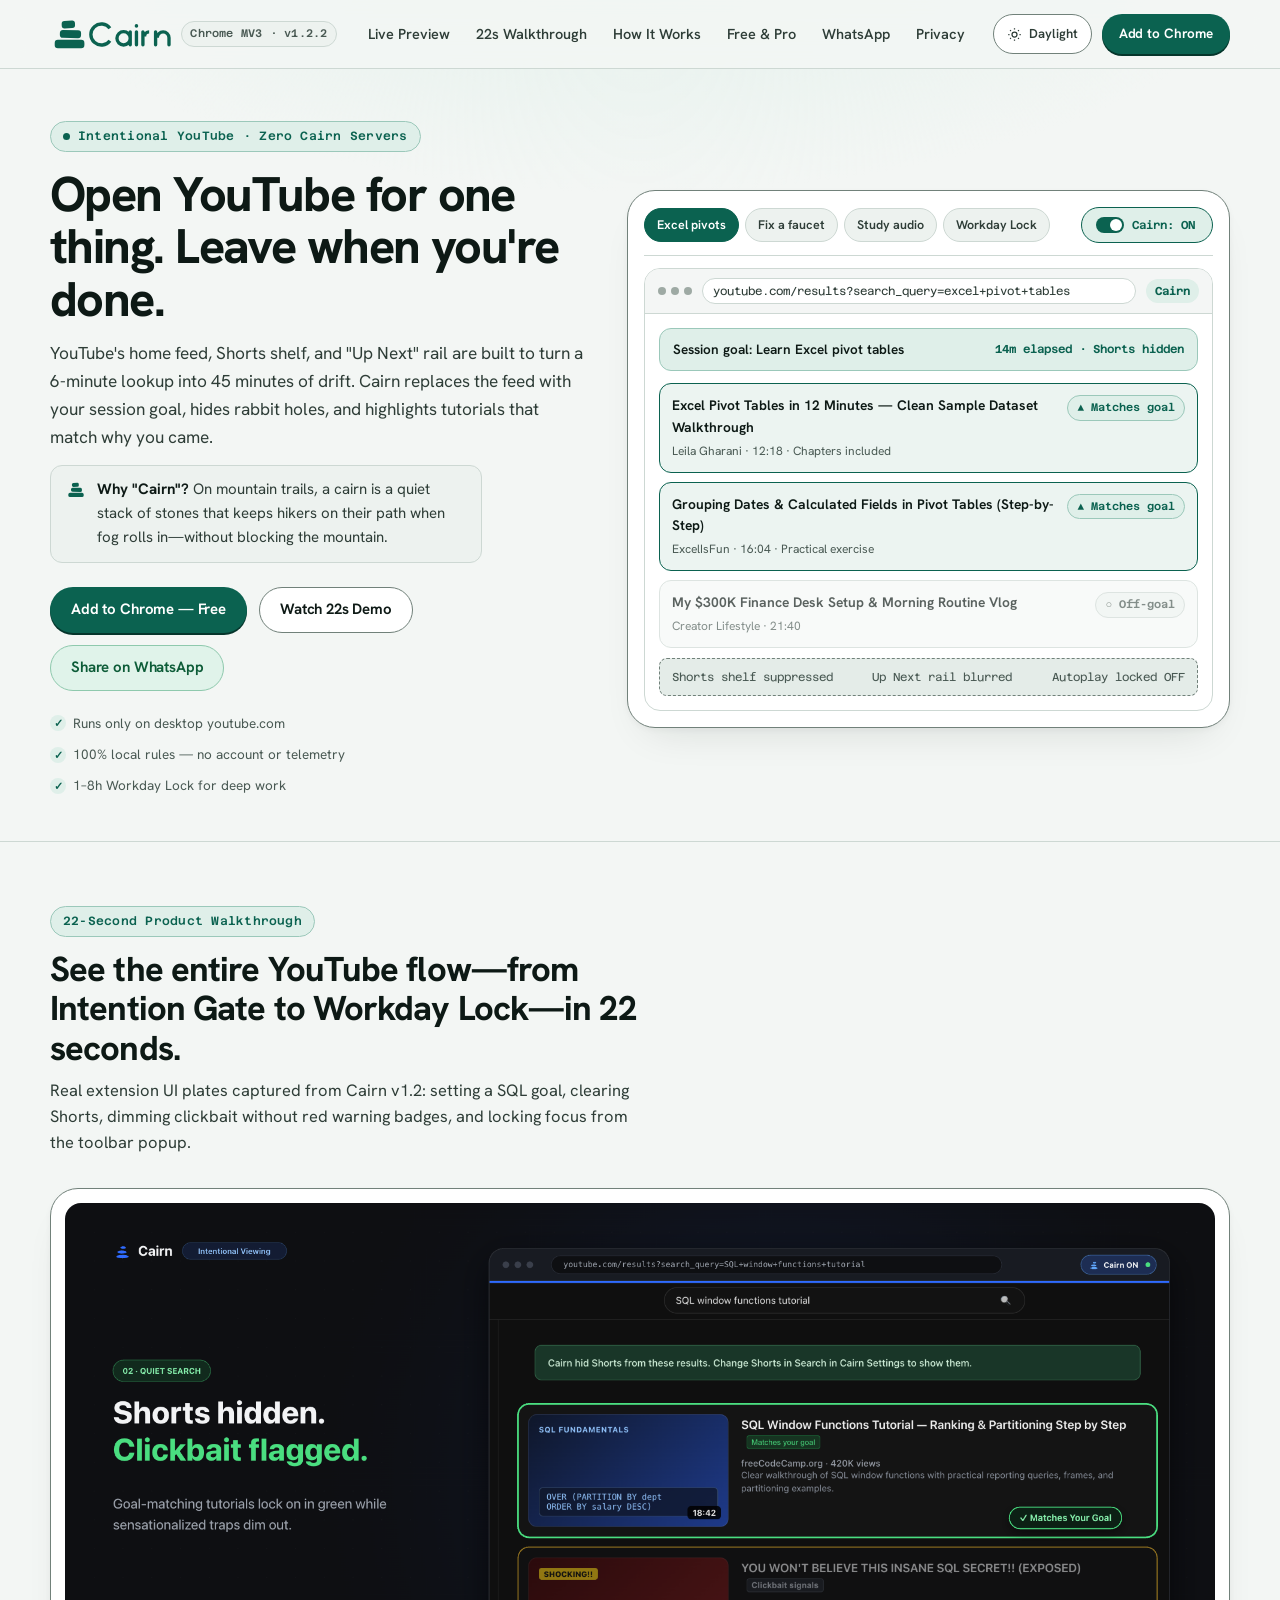
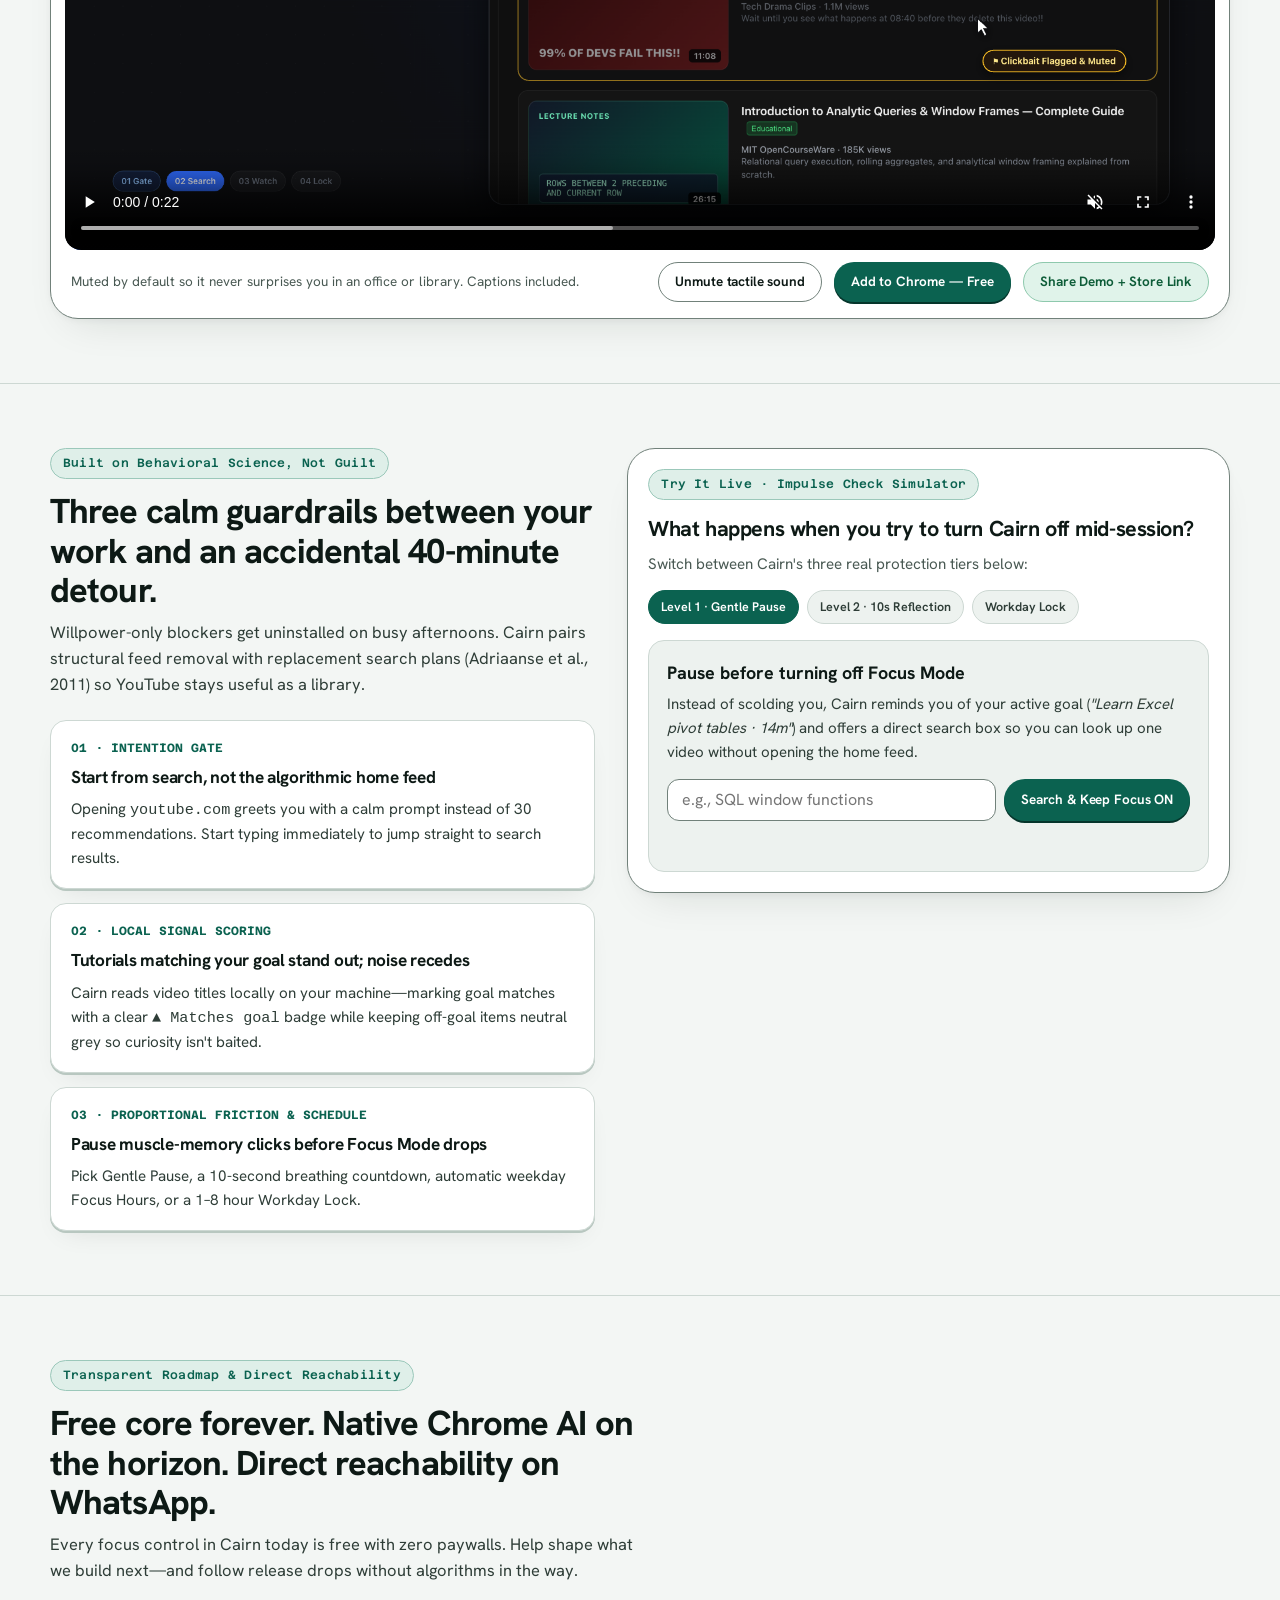
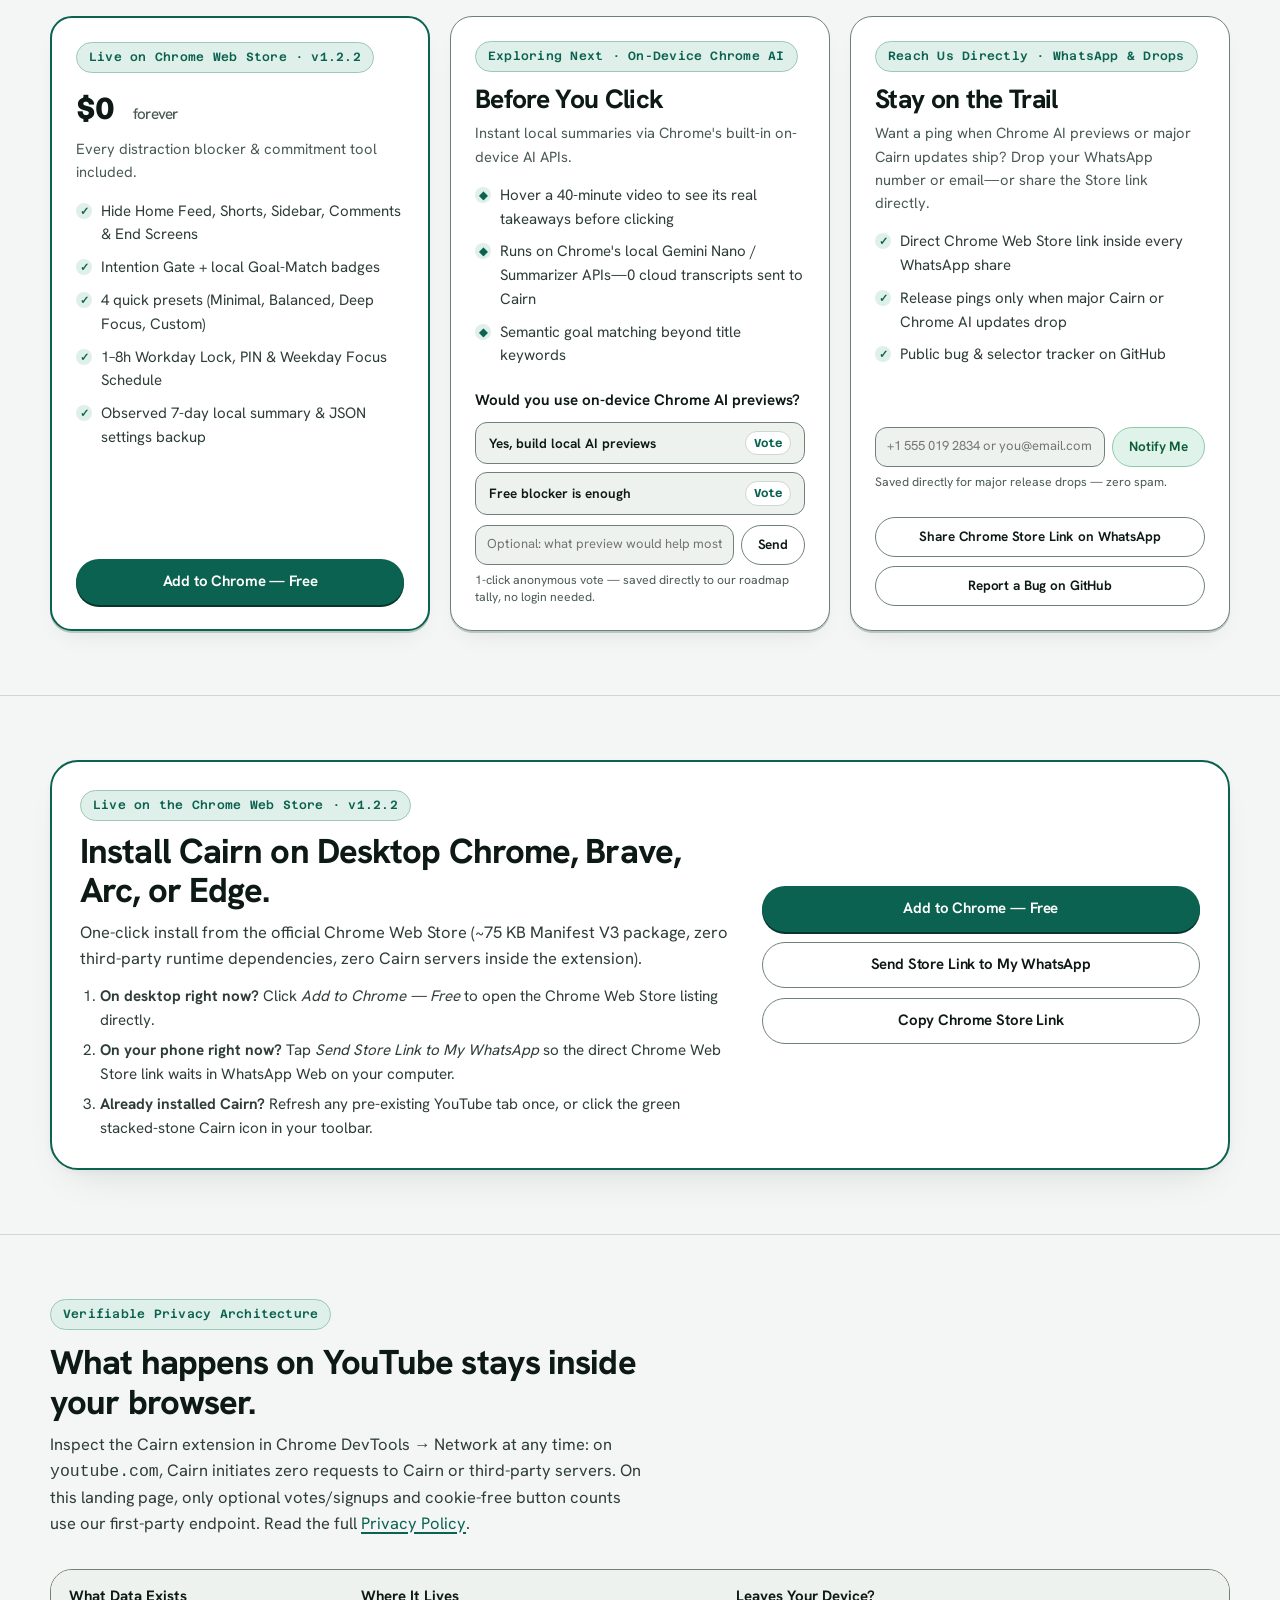
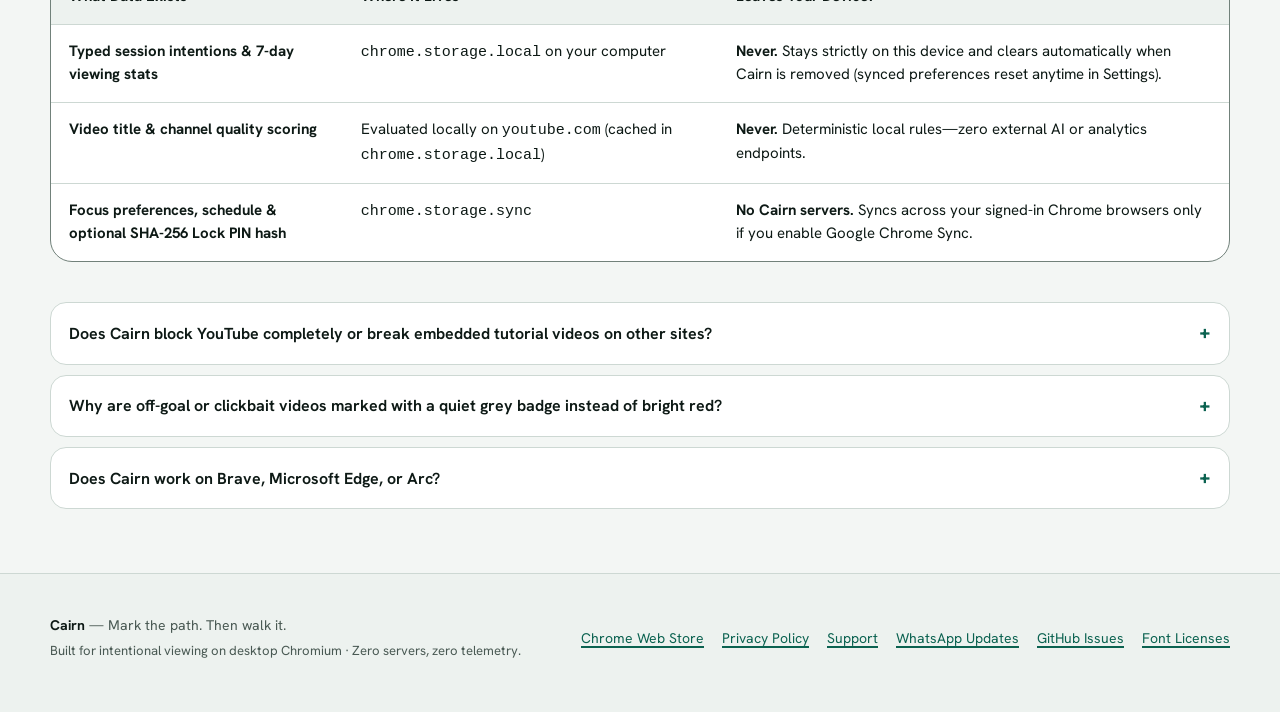
<file: index.html>
<!doctype html>
<html lang="en" data-theme="light">
<head>
  <meta charset="utf-8" />
  <meta name="viewport" content="width=device-width, initial-scale=1" />
  <title>Cairn for Chrome — Open YouTube for One Thing. Leave When Done.</title>
  <meta
    name="description"
    content="Cairn is a local-first Chrome extension for intentional YouTube viewing. Set a session goal, hide Shorts and rabbit-hole sidebars, highlight matching tutorials, and lock deep-work hours with zero Cairn servers."
  />
  <meta name="theme-color" content="#f3f6f4" />
  <link rel="canonical" href="https://mohdashraf010897.github.io/cairn-public/" />
  <link rel="icon" type="image/svg+xml" href="./assets/brand/cairn-mark-favicon.svg" />
  <link rel="icon" type="image/png" sizes="32x32" href="./assets/brand/icon32.png" />

  <!-- WhatsApp, LinkedIn & X Link Preview Metadata -->
  <meta property="og:type" content="website" />
  <meta property="og:site_name" content="Cairn" />
  <meta property="og:title" content="Cairn for Chrome — Intentional YouTube Without Rabbit Holes" />
  <meta
    property="og:description"
    content="Ask why you opened YouTube, clear Shorts and algorithmic sidebars, highlight goal-matching videos, and lock focus for 1–8 hours. $0, 100% local, zero servers."
  />
  <meta property="og:url" content="https://mohdashraf010897.github.io/cairn-public/" />
  <meta
    property="og:image"
    content="https://mohdashraf010897.github.io/cairn-public/assets/og-cairn-trailhead.png"
  />
  <meta property="og:image:width" content="1200" />
  <meta property="og:image:height" content="630" />
  <meta property="og:image:alt" content="Cairn Chrome extension showing YouTube with Shorts hidden and goal-matching tutorials highlighted in Alpine Pine." />
  <meta name="twitter:card" content="summary_large_image" />
  <meta name="twitter:title" content="Cairn for Chrome — Open YouTube for One Thing. Leave When Done." />
  <meta
    name="twitter:description"
    content="Hide Shorts, blur watch-next rabbit holes, highlight videos that match your goal, and lock focus hours. 100% local on Chrome."
  />
  <meta
    name="twitter:image"
    content="https://mohdashraf010897.github.io/cairn-public/assets/og-cairn-trailhead.png"
  />

  <link
    rel="preload"
    href="./fonts/hanken-grotesk-latin.woff2"
    as="font"
    type="font/woff2"
    crossorigin
  />
  <link rel="stylesheet" href="./styles/cairn-site.css" />

  <!-- Zero-FOUC Theme Initialization (Daylight Limestone Mist default, respects explicit user toggle) -->
  <script>
    (function () {
      try {
        var saved = localStorage.getItem("cairn-theme");
        var t = saved === "dark" ? "dark" : "light";
        document.documentElement.setAttribute("data-theme", t);
      } catch (_) {}
    })();
  </script>

  <script type="application/ld+json">
    {
      "@context": "https://schema.org",
      "@graph": [
        {
          "@type": "SoftwareApplication",
          "name": "Cairn — Intentional Viewing for YouTube",
          "applicationCategory": "BrowserApplication",
          "operatingSystem": "Chrome, Brave, Edge, Arc (Desktop Chromium)",
          "softwareVersion": "1.2.2",
          "offers": {
            "@type": "Offer",
            "price": "0",
            "priceCurrency": "USD"
          },
          "description": "Manifest V3 Chrome extension that adds an Intention Gate, hides YouTube Shorts and algorithmic sidebars, highlights goal-matching tutorials locally, and provides a 1-to-8-hour Workday Lock with zero Cairn servers."
        },
        {
          "@type": "FAQPage",
          "mainEntity": [
            {
              "@type": "Question",
              "name": "Does Cairn send my YouTube watch history or typed intentions to any server?",
              "acceptedAnswer": {
                "@type": "Answer",
                "text": "No. Cairn operates zero servers, zero analytics, and zero external API requests. Video titles and typed goals are evaluated locally inside your browser."
              }
            },
            {
              "@type": "Question",
              "name": "Why did I open this link on my phone from WhatsApp?",
              "acceptedAnswer": {
                "@type": "Answer",
                "text": "Cairn runs on desktop Chrome (macOS, Windows, Linux, ChromeOS). On mobile, tap 'Send Store Link to My WhatsApp' to drop the direct Chrome Web Store link into your own Message Yourself chat so you can install it in one click on your laptop."
              }
            },
            {
              "@type": "Question",
              "name": "What happens if I need to end a Workday Lock early?",
              "acceptedAnswer": {
                "@type": "Answer",
                "text": "Workday Lock includes a deliberate break-glass confirmation ('end this lock early') plus an optional PIN. Ending a lock early still keeps Focus Mode ON so your YouTube home feed does not snap open by accident."
              }
            }
          ]
        }
      ]
    }
  </script>
</head>
<body>
  <a class="skip-link" href="#main-content">Skip to main content</a>

  <header class="site-header">
    <div class="container header-inner">
      <a class="brand-link" href="./" aria-label="Cairn home">
        <svg
          class="brand-lockup-svg"
          viewBox="-3 -10.59 490.53 121.17"
          role="img"
          aria-hidden="true"
        >
          <g transform="translate(-18.984 -31.000) scale(0.63281)" fill="currentColor">
            <rect x="76" y="37" width="88" height="50" rx="19" ry="19" transform="rotate(-2.5 120 62.0)"></rect>
            <rect x="64" y="99" width="140" height="52" rx="20" ry="20" transform="rotate(1.5 134 125.0)"></rect>
            <rect x="30" y="163" width="196" height="56" rx="21" ry="21"></rect>
          </g>
          <g transform="translate(140.03 0)" fill="currentColor" fill-rule="nonzero">
            <path d="M92.26 20.02A51.00 51.00 0 1 0 92.26 79.98L80.93 71.75A37.00 37.00 0 1 1 80.93 28.25Z" transform="translate(4.00 0)"></path>
            <path d="M0.00 66.00A34.75 34.75 0 1 1 69.50 66.00A34.75 34.75 0 1 1 0.00 66.00ZM14.00 66.00A20.75 20.75 0 1 0 55.50 66.00A20.75 20.75 0 1 0 14.00 66.00ZM55.50 39.00A7.00 7.00 0 0 1 69.50 39.00V93.00A7.00 7.00 0 0 1 55.50 93.00Z" transform="translate(113.00 0)"></path>
            <path d="M0.00 39.00A7.00 7.00 0 0 1 14.00 39.00V93.00A7.00 7.00 0 0 1 0.00 93.00ZM-0.50 14.00a7.50 7.50 0 1 0 15.00 0a7.50 7.50 0 1 0 -15.00 0Z" transform="translate(194.50 0)"></path>
            <path d="M0.00 39.00A7.00 7.00 0 0 1 14.00 39.00V93.00A7.00 7.00 0 0 1 0.00 93.00ZM7.00 58.00A26.00 26.00 0 0 1 33.00 32.00L33.00 46.00A12.00 12.00 0 0 0 21.00 58.00Z" transform="translate(221.50 0)"></path>
            <path d="M0.00 39.00A7.00 7.00 0 0 1 14.00 39.00V93.00A7.00 7.00 0 0 1 0.00 93.00ZM7.00 63.50A31.50 31.50 0 0 1 70.00 63.50L56.00 63.50A17.50 17.50 0 0 0 21.00 63.50ZM56.00 63.50V63.50H70.00V93.00A7.00 7.00 0 0 1 56.00 93.00Z" transform="translate(274.50 0)"></path>
          </g>
        </svg>
        <span class="brand-tag">Chrome MV3 · v1.2.2</span>
      </a>

      <nav class="primary-nav" aria-label="Primary">
        <a href="#preview">Live Preview</a>
        <a href="#walkthrough">22s Walkthrough</a>
        <a href="#how-it-works">How It Works</a>
        <a href="#pricing">Free &amp; Pro</a>
        <a href="#whatsapp">WhatsApp</a>
        <a href="#privacy">Privacy</a>
      </nav>

      <div class="header-actions">
        <button
          id="theme-toggle"
          class="theme-toggle"
          type="button"
          aria-pressed="false"
          aria-label="Toggle between Daylight Limestone Mist and Night Ridge dark theme"
        >
          <svg viewBox="0 0 24 24" fill="none" stroke="currentColor" stroke-width="2" aria-hidden="true">
            <circle cx="12" cy="12" r="4"></circle>
            <path d="M12 2v2M12 20v2M4.93 4.93l1.41 1.41M17.66 17.66l1.41 1.41M2 12h2M20 12h2M4.93 19.07l1.41-1.41M17.66 6.34l1.41-1.41"></path>
          </svg>
          <span id="theme-toggle-label">Daylight</span>
        </button>
        <a
          class="btn btn-primary btn-sm desktop-cta-only"
          data-cairn-install="header"
          href="https://chromewebstore.google.com/detail/cairn-%E2%80%94-intentional-viewi/faebackbnaagohmbebibnancofpgadfm?utm_source=cairn-site&amp;utm_medium=header"
          target="_blank"
          rel="noopener noreferrer"
        >
          Add to Chrome
        </a>
      </div>
    </div>
  </header>

  <main id="main-content">
    <!-- ── 1. HERO + ZERO-CLS INTERACTIVE YOUTUBE STAGE ──────────────────── -->
    <section class="hero" id="preview">
      <div class="container hero-grid">
        <div>
          <span class="eyebrow">
            <span class="eyebrow-dot" aria-hidden="true"></span>
            Intentional YouTube · Zero Cairn Servers
          </span>

          <h1 class="hero-title">
            Open YouTube for one thing. Leave when you're done.
          </h1>

          <p class="hero-lead">
            YouTube's home feed, Shorts shelf, and "Up Next" rail are built to turn a 6-minute lookup into 45 minutes of drift. Cairn replaces the feed with your session goal, hides rabbit holes, and highlights tutorials that match why you came.
          </p>

          <div class="hero-origin">
            <svg class="hero-origin-icon" viewBox="0 0 256 256" fill="currentColor" aria-hidden="true">
              <rect x="76" y="37" width="88" height="50" rx="19" ry="19" transform="rotate(-2.5 120 62)"></rect>
              <rect x="64" y="99" width="140" height="52" rx="20" ry="20" transform="rotate(1.5 134 125)"></rect>
              <rect x="30" y="163" width="196" height="56" rx="21" ry="21"></rect>
            </svg>
            <span>
              <strong>Why "Cairn"?</strong> On mountain trails, a cairn is a quiet stack of stones that keeps hikers on their path when fog rolls in—without blocking the mountain.
            </span>
          </div>

          <div class="cta-cluster desktop-cta-only">
            <a
              class="btn btn-primary"
              data-cairn-install="hero"
              href="https://chromewebstore.google.com/detail/cairn-%E2%80%94-intentional-viewi/faebackbnaagohmbebibnancofpgadfm?utm_source=cairn-site&amp;utm_medium=hero"
              target="_blank"
              rel="noopener noreferrer"
            >
              Add to Chrome — Free
            </a>
            <a class="btn btn-secondary" href="#walkthrough" data-funnel-slot="hero_watch_demo">
              Watch 22s Demo
            </a>
            <a
              class="btn btn-whatsapp"
              data-wa-share="hero"
              href="https://wa.me/?text=Using%20Cairn%20on%20Chrome%20to%20open%20YouTube%20for%20one%20thing%20and%20leave%20when%20done%20%E2%80%94%20hides%20Shorts%2C%20blurs%20rabbit-hole%20sidebars%2C%20100%25%20local%3A%20https%3A%2F%2Fchromewebstore.google.com%2Fdetail%2Fcairn-%25E2%2580%2594-intentional-viewi%2Ffaebackbnaagohmbebibnancofpgadfm%3Futm_source%3Dwhatsapp-share"
              target="_blank"
              rel="noopener noreferrer"
            >
              Share on WhatsApp
            </a>
          </div>

          <!-- Phone / WhatsApp In-App Browser Handoff Card -->
          <div class="mobile-handoff-box" aria-label="Save desktop extension link for your laptop">
            <p class="mobile-handoff-note">
              <strong>Viewing on your phone?</strong> Chrome extensions install on desktop. Send the direct Chrome Web Store link to your WhatsApp <em>Message Yourself</em> chat—or open the Store listing right here:
            </p>
            <div class="mobile-handoff-actions">
              <a
                class="btn btn-primary btn-sm"
                data-wa-save="mobile_hero"
                href="https://wa.me/?text=Install%20Cairn%20on%20desktop%20Chrome%20%28intentional%20YouTube%20%E2%80%94%20hides%20Shorts%20%26%20rabbit%20holes%2C%20100%25%20local%29%3A%20https%3A%2F%2Fchromewebstore.google.com%2Fdetail%2Fcairn-%25E2%2580%2594-intentional-viewi%2Ffaebackbnaagohmbebibnancofpgadfm%3Futm_source%3Dwhatsapp-self"
                target="_blank"
                rel="noopener noreferrer"
              >
                Send Store Link to My WhatsApp
              </a>
              <a
                class="btn btn-secondary btn-sm"
                data-cairn-install="mobile_hero"
                href="https://chromewebstore.google.com/detail/cairn-%E2%80%94-intentional-viewi/faebackbnaagohmbebibnancofpgadfm?utm_source=cairn-site&amp;utm_medium=mobile_hero"
                target="_blank"
                rel="noopener noreferrer"
              >
                Open Chrome Web Store
              </a>
              <button class="btn btn-secondary btn-sm" type="button" data-copy-link="mobile_hero">
                Copy Store Link
              </button>
            </div>
            <div id="copy-toast" class="copy-toast" role="status" aria-live="polite"></div>
          </div>

          <ul class="trust-strip" aria-label="Key guarantees">
            <li><span class="trust-check" aria-hidden="true">✓</span> Runs only on desktop youtube.com</li>
            <li><span class="trust-check" aria-hidden="true">✓</span> 100% local rules — no account or telemetry</li>
            <li><span class="trust-check" aria-hidden="true">✓</span> 1–8h Workday Lock for deep work</li>
          </ul>
        </div>

        <!-- Interactive Zero-CLS Stage -->
        <div class="stage-card" aria-label="Interactive Cairn YouTube preview">
          <div class="stage-toolbar">
            <div class="scenario-tablist" role="tablist" aria-label="Choose a real YouTube scenario">
              <button
                class="scenario-tab"
                type="button"
                role="tab"
                id="tab-excel"
                aria-selected="true"
                aria-controls="stage-viewport"
                tabindex="0"
                data-scenario-tab="excel"
              >
                Excel pivots
              </button>
              <button
                class="scenario-tab"
                type="button"
                role="tab"
                id="tab-repair"
                aria-selected="false"
                aria-controls="stage-viewport"
                tabindex="-1"
                data-scenario-tab="repair"
              >
                Fix a faucet
              </button>
              <button
                class="scenario-tab"
                type="button"
                role="tab"
                id="tab-study"
                aria-selected="false"
                aria-controls="stage-viewport"
                tabindex="-1"
                data-scenario-tab="study"
              >
                Study audio
              </button>
              <button
                class="scenario-tab"
                type="button"
                role="tab"
                id="tab-lock"
                aria-selected="false"
                aria-controls="stage-viewport"
                tabindex="-1"
                data-scenario-tab="lock"
              >
                Workday Lock
              </button>
            </div>

            <button
              id="cairn-mode-switch"
              class="mode-switch"
              type="button"
              aria-pressed="true"
              aria-label="Toggle Cairn Focus Mode inside preview"
            >
              <span class="switch-pill" aria-hidden="true"></span>
              <span id="cairn-mode-label">Cairn: ON</span>
            </button>
          </div>

          <div class="browser-frame" id="stage-viewport">
            <div class="browser-chrome">
              <span class="window-dots" aria-hidden="true"><span></span><span></span><span></span></span>
              <span class="browser-url" id="stage-browser-url">youtube.com/results?search_query=excel+pivot+tables</span>
              <span class="cairn-toolbar-chip">Cairn</span>
            </div>

            <div class="stage-body grid-stack">
              <!-- Scenario 1: Excel (ON) -->
              <div class="stack-pane" data-stage-pane="excel-on" aria-hidden="false">
                <div class="goal-banner">
                  <span class="goal-banner-text">Session goal: Learn Excel pivot tables</span>
                  <span class="goal-banner-meta">14m elapsed · Shorts hidden</span>
                </div>
                <div class="feed-list">
                  <div class="feed-row is-matched">
                    <div>
                      <p class="feed-title">Excel Pivot Tables in 12 Minutes — Clean Sample Dataset Walkthrough</p>
                      <p class="feed-meta">Leila Gharani · 12:18 · Chapters included</p>
                    </div>
                    <span class="signal-badge signal-match">▲ Matches goal</span>
                  </div>
                  <div class="feed-row is-matched">
                    <div>
                      <p class="feed-title">Grouping Dates &amp; Calculated Fields in Pivot Tables (Step-by-Step)</p>
                      <p class="feed-meta">ExcelIsFun · 16:04 · Practical exercise</p>
                    </div>
                    <span class="signal-badge signal-match">▲ Matches goal</span>
                  </div>
                  <div class="feed-row is-dimmed">
                    <div>
                      <p class="feed-title">My $300K Finance Desk Setup &amp; Morning Routine Vlog</p>
                      <p class="feed-meta">Creator Lifestyle · 21:40</p>
                    </div>
                    <span class="signal-badge signal-neutral">○ Off-goal</span>
                  </div>
                </div>
                <div class="cleared-tray">
                  <span>Shorts shelf suppressed</span>
                  <span>Up Next rail blurred</span>
                  <span>Autoplay locked OFF</span>
                </div>
              </div>

              <!-- Scenario 1: Excel (OFF) -->
              <div class="stack-pane" data-stage-pane="excel-off" aria-hidden="true">
                <div class="unfiltered-alert">
                  <span>Unfiltered YouTube: Home feed &amp; Shorts shelf compete for your click</span>
                  <span>No session anchor</span>
                </div>
                <div class="feed-list">
                  <div class="feed-row">
                    <div>
                      <p class="feed-title">Excel Pivot Tables in 12 Minutes — Clean Sample Dataset Walkthrough</p>
                      <p class="feed-meta">Buried between promoted feeds &amp; Shorts</p>
                    </div>
                    <span class="signal-badge signal-neutral">Unranked</span>
                  </div>
                </div>
                <div class="shorts-strip">
                  <div class="short-tile">SHORT · "You won't believe this interview fail..."</div>
                  <div class="short-tile">SHORT · "3 AM street food in Tokyo #shorts"</div>
                  <div class="short-tile">SHORT · "Wait for the ending!! (4.2M views)"</div>
                </div>
                <div class="cleared-tray">
                  <span>Autoplay queues next video in 5s</span>
                  <span>24 sidebar rabbit holes active</span>
                </div>
              </div>

              <!-- Scenario 2: Faucet Repair (ON) -->
              <div class="stack-pane" data-stage-pane="repair-on" aria-hidden="true">
                <div class="goal-banner">
                  <span class="goal-banner-text">Session goal: Replace dripping kitchen cartridge</span>
                  <span class="goal-banner-meta">06m elapsed · Quick lookup</span>
                </div>
                <div class="feed-list">
                  <div class="feed-row is-matched">
                    <div>
                      <p class="feed-title">How to Replace a Single-Handle Kitchen Faucet Cartridge (Tools &amp; Steps)</p>
                      <p class="feed-meta">This Old House · 07:42 · Direct instruction</p>
                    </div>
                    <span class="signal-badge signal-match">▲ Matches goal</span>
                  </div>
                  <div class="feed-row is-matched">
                    <div>
                      <p class="feed-title">Identify Moen vs Delta Valve Stems Before Turning Water Back On</p>
                      <p class="feed-meta">Everyday Plumbing · 05:15 · Reference guide</p>
                    </div>
                    <span class="signal-badge signal-match">▲ Matches goal</span>
                  </div>
                  <div class="feed-row is-dimmed">
                    <div>
                      <p class="feed-title">Worst Contractor Disasters Caught on Camera (Compilation)</p>
                      <p class="feed-meta">Home Drama · 19:50</p>
                    </div>
                    <span class="signal-badge signal-neutral">○ Off-goal</span>
                  </div>
                </div>
                <div class="cleared-tray">
                  <span>Comments collapsed by default</span>
                  <span>End-screen cards hidden</span>
                </div>
              </div>

              <!-- Scenario 2: Faucet Repair (OFF) -->
              <div class="stack-pane" data-stage-pane="repair-off" aria-hidden="true">
                <div class="unfiltered-alert">
                  <span>Unfiltered YouTube: DIY compilation rabbit holes hijack a 7-minute repair</span>
                  <span>Autoplay ON</span>
                </div>
                <div class="feed-list">
                  <div class="feed-row">
                    <div>
                      <p class="feed-title">How to Replace a Single-Handle Kitchen Faucet Cartridge</p>
                      <p class="feed-meta">Followed immediately by 18 renovation drama videos</p>
                    </div>
                    <span class="signal-badge signal-neutral">Unranked</span>
                  </div>
                </div>
                <div class="shorts-strip">
                  <div class="short-tile">SHORT · "Plumber finds WHAT inside pipe?!"</div>
                  <div class="short-tile">SHORT · "Satisfying pressure washing #shorts"</div>
                  <div class="short-tile">SHORT · "Luxury kitchen tour ($250k)"</div>
                </div>
                <div class="cleared-tray">
                  <span>Comments &amp; arguments expanded</span>
                  <span>End-screen cards cover final 20s</span>
                </div>
              </div>

              <!-- Scenario 3: Study Audio (ON) -->
              <div class="stack-pane" data-stage-pane="study-on" aria-hidden="true">
                <div class="goal-banner">
                  <span class="goal-banner-text">Session goal: Instrumental focus audio while writing</span>
                  <span class="goal-banner-meta">Whitelisted channel · 45m nudge</span>
                </div>
                <div class="feed-list">
                  <div class="feed-row is-matched">
                    <div>
                      <p class="feed-title">2-Hour Acoustic Piano &amp; Rain — No Mid-Roll Interruptions</p>
                      <p class="feed-meta">Whitelisted Study Channel · Playing cleanly</p>
                    </div>
                    <span class="signal-badge signal-match">▲ Whitelisted</span>
                  </div>
                  <div class="feed-row is-dimmed">
                    <div>
                      <p class="feed-title">Watch-page sidebar &amp; live chat hidden so background audio stays in the background</p>
                      <p class="feed-meta">Zero visual movement in peripheral vision</p>
                    </div>
                    <span class="signal-badge signal-neutral">● Calm Watch</span>
                  </div>
                </div>
                <div class="cleared-tray">
                  <span>Sidebar hidden</span>
                  <span>Comments hidden</span>
                  <span>Gentle check-in at 45m</span>
                </div>
              </div>

              <!-- Scenario 3: Study Audio (OFF) -->
              <div class="stack-pane" data-stage-pane="study-off" aria-hidden="true">
                <div class="unfiltered-alert">
                  <span>Unfiltered YouTube: Switching tabs flashes breaking news &amp; Shorts next to your audio</span>
                  <span>Live chat scrolling</span>
                </div>
                <div class="shorts-strip">
                  <div class="short-tile">SIDEBAR · "LIVE: Tech layoffs debate (14K watching)"</div>
                  <div class="short-tile">SIDEBAR · "Top 10 sci-fi trailers this week"</div>
                  <div class="short-tile">CHAT · 40 messages/sec scrolling beside player</div>
                </div>
                <div class="cleared-tray">
                  <span>Every tab switch invites a detour</span>
                  <span>No session timer check-in</span>
                </div>
              </div>

              <!-- Scenario 4: Workday Lock (ON) -->
              <div class="stack-pane" data-stage-pane="lock-on" aria-hidden="true">
                <div class="goal-banner">
                  <span class="goal-banner-text">Workday Lock active · Focus Mode protected until 5:00 PM</span>
                  <span class="goal-banner-meta">5h 42m remaining</span>
                </div>
                <div class="feed-list">
                  <div class="feed-row is-matched">
                    <div>
                      <p class="feed-title">Impulse toggle intercepted before the feed loads</p>
                      <p class="feed-meta">Turning Cairn off during a lock requires deliberate break-glass confirmation—and still keeps Focus Mode active if ended early.</p>
                    </div>
                    <span class="signal-badge signal-match">▲ Protected</span>
                  </div>
                  <div class="feed-row">
                    <div>
                      <p class="feed-title">Direct search still works whenever work requires a tutorial</p>
                      <p class="feed-meta">Press "/" to search specific documentation or talks without unlocking the home feed.</p>
                    </div>
                    <span class="signal-badge signal-neutral">● Tool, not cage</span>
                  </div>
                </div>
                <div class="cleared-tray">
                  <span>Survives browser restart</span>
                  <span>Optional SHA-256 Lock PIN</span>
                </div>
              </div>

              <!-- Scenario 4: Workday Lock (OFF) -->
              <div class="stack-pane" data-stage-pane="lock-off" aria-hidden="true">
                <div class="unfiltered-alert">
                  <span>Without Lock: One tired 3:15 PM click disables your blocker for the rest of the week</span>
                  <span>Zero friction</span>
                </div>
                <div class="feed-list">
                  <div class="feed-row">
                    <div>
                      <p class="feed-title">Most extensions fail at the exact moment willpower dips</p>
                      <p class="feed-meta">A single toggle switch with no reflection pause turns off protection in 0.2 seconds—and stays forgotten.</p>
                    </div>
                    <span class="signal-badge signal-neutral">Unprotected</span>
                  </div>
                </div>
                <div class="cleared-tray">
                  <span>Toggle Cairn: ON above to compare Workday Lock</span>
                  <span>1h · 2h · 4h · 8h presets</span>
                </div>
              </div>
            </div>
          </div>
        </div>
      </div>
    </section>

    <!-- ── 2. 22-SECOND SNAPPY PRODUCT WALKTHROUGH ───────────────────────── -->
    <section class="section" id="walkthrough">
      <div class="container">
        <div class="section-header">
          <span class="eyebrow">22-Second Product Walkthrough</span>
          <h2 class="section-title">See the entire YouTube flow—from Intention Gate to Workday Lock—in 22 seconds.</h2>
          <p class="section-desc">
            Real extension UI plates captured from Cairn v1.2: setting a SQL goal, clearing Shorts, dimming clickbait without red warning badges, and locking focus from the toolbar popup.
          </p>
        </div>

        <div class="video-shell">
          <div class="video-frame">
            <video
              id="cairn-walkthrough-video"
              controls
              playsinline
              preload="metadata"
              muted
              loop
              poster="./assets/demo/cairn-promo-poster-v2.png"
            >
              <source src="./assets/demo/cairn-promo-22s-snappy.webm" type="video/webm" />
              <source src="./assets/demo/cairn-promo-22s-snappy.mp4" type="video/mp4" />
              <track
                kind="captions"
                src="./assets/demo/cairn-promo-24s.vtt"
                srclang="en"
                label="English"
                default
              />
              Your browser does not support embedded HTML5 video.
            </video>
          </div>
          <div class="video-bar">
            <p class="video-caption">
              Muted by default so it never surprises you in an office or library. Captions included.
            </p>
            <div class="cta-cluster">
              <button
                id="video-sound-btn"
                class="btn btn-secondary btn-sm"
                type="button"
                aria-pressed="false"
              >
                Unmute tactile sound
              </button>
              <a
                class="btn btn-primary btn-sm desktop-cta-only"
                data-cairn-install="video_bar"
                href="https://chromewebstore.google.com/detail/cairn-%E2%80%94-intentional-viewi/faebackbnaagohmbebibnancofpgadfm?utm_source=cairn-site&amp;utm_medium=video_bar"
                target="_blank"
                rel="noopener noreferrer"
              >
                Add to Chrome — Free
              </a>
              <a
                class="btn btn-whatsapp btn-sm"
                data-wa-share-demo="video_bar"
                href="https://wa.me/?text=22-sec%20demo%20of%20Cairn%20for%20Chrome%20%E2%80%94%20set%20a%20goal%20on%20YouTube%2C%20hide%20Shorts%20%26%20rabbit%20holes%2C%20and%20leave%20when%20done.%0AInstall%20free%20on%20Chrome%3A%20https%3A%2F%2Fchromewebstore.google.com%2Fdetail%2Fcairn-%25E2%2580%2594-intentional-viewi%2Ffaebackbnaagohmbebibnancofpgadfm%3Futm_source%3Dwhatsapp-demo%0AWatch%2022s%20walkthrough%3A%20https%3A%2F%2Fmohdashraf010897.github.io%2Fcairn-public%2F%23walkthrough"
                target="_blank"
                rel="noopener noreferrer"
              >
                Share Demo + Store Link
              </a>
            </div>
          </div>
        </div>
      </div>
    </section>

    <!-- ── 3. HOW IT WORKS + INTERACTIVE IMPULSE CHECK SIMULATOR ─────────── -->
    <section class="section" id="how-it-works">
      <div class="container split-2">
        <div>
          <span class="eyebrow">Built on Behavioral Science, Not Guilt</span>
          <h2 class="section-title">Three calm guardrails between your work and an accidental 40-minute detour.</h2>
          <p class="section-desc" style="margin-bottom: 22px;">
            Willpower-only blockers get uninstalled on busy afternoons. Cairn pairs structural feed removal with replacement search plans (Adriaanse et al., 2011) so YouTube stays useful as a library.
          </p>

          <ol class="step-list">
            <li class="step-card">
              <div class="step-num">01 · INTENTION GATE</div>
              <h3>Start from search, not the algorithmic home feed</h3>
              <p>
                Opening <code>youtube.com</code> greets you with a calm prompt instead of 30 recommendations. Start typing immediately to jump straight to search results.
              </p>
            </li>
            <li class="step-card">
              <div class="step-num">02 · LOCAL SIGNAL SCORING</div>
              <h3>Tutorials matching your goal stand out; noise recedes</h3>
              <p>
                Cairn reads video titles locally on your machine—marking goal matches with a clear <code>▲ Matches goal</code> badge while keeping off-goal items neutral grey so curiosity isn't baited.
              </p>
            </li>
            <li class="step-card">
              <div class="step-num">03 · PROPORTIONAL FRICTION &amp; SCHEDULE</div>
              <h3>Pause muscle-memory clicks before Focus Mode drops</h3>
              <p>
                Pick Gentle Pause, a 10-second breathing countdown, automatic weekday Focus Hours, or a 1–8 hour Workday Lock.
              </p>
            </li>
          </ol>
        </div>

        <!-- Interactive Friction Simulator -->
        <div class="sim-card" aria-label="Interactive Impulse Check simulator">
          <span class="eyebrow">Try It Live · Impulse Check Simulator</span>
          <h3 class="sim-heading">What happens when you try to turn Cairn off mid-session?</h3>
          <p class="sim-lead">
            Switch between Cairn's three real protection tiers below:
          </p>

          <div class="sim-tabs" role="tablist" aria-label="Friction protection tiers">
            <button
              class="scenario-tab"
              type="button"
              role="tab"
              aria-selected="true"
              tabindex="0"
              data-sim-tab="gentle"
            >
              Level 1 · Gentle Pause
            </button>
            <button
              class="scenario-tab"
              type="button"
              role="tab"
              aria-selected="false"
              tabindex="-1"
              data-sim-tab="wait"
            >
              Level 2 · 10s Reflection
            </button>
            <button
              class="scenario-tab"
              type="button"
              role="tab"
              aria-selected="false"
              tabindex="-1"
              data-sim-tab="lock"
            >
              Workday Lock
            </button>
          </div>

          <div class="grid-stack">
            <!-- Gentle Pause -->
            <div class="sim-panel stack-pane" data-sim-pane="gentle" aria-hidden="false">
              <h3>Pause before turning off Focus Mode</h3>
              <p>
                Instead of scolding you, Cairn reminds you of your active goal (<em>"Learn Excel pivot tables · 14m"</em>) and offers a direct search box so you can look up one video without opening the home feed.
              </p>
              <label class="sr-only" for="sim-search-input">Search for a specific topic instead</label>
              <div class="sim-input-row">
                <input
                  id="sim-search-input"
                  class="sim-input"
                  type="text"
                  placeholder="e.g., SQL window functions"
                  autocomplete="off"
                />
                <button id="sim-search-btn" class="btn btn-primary btn-sm" type="button">
                  Search &amp; Keep Focus ON
                </button>
              </div>
              <div id="sim-level1-feedback" class="sim-feedback" role="status" aria-live="polite"></div>
            </div>

            <!-- 10s Reflection -->
            <div class="sim-panel stack-pane" data-sim-pane="wait" aria-hidden="true">
              <h3>10-second breathing buffer</h3>
              <p>
                Most distraction detours happen in the first two seconds of boredom. Level 2 holds the "Turn Off" button briefly while showing your observed YouTube time today—no fake annual projections.
              </p>
              <button id="sim-start-wait" class="btn btn-primary btn-sm" type="button">
                Simulate Reflection Countdown
              </button>
              <div id="sim-level2-feedback" class="sim-feedback" role="status" aria-live="polite"></div>
            </div>

            <!-- Workday Lock -->
            <div class="sim-panel stack-pane" data-sim-pane="lock" aria-hidden="true">
              <h3>Workday Lock break-glass check</h3>
              <p>
                Locked for 4 hours? Even if an emergency requires ending the lock early, typing the exact confirmation phrase only lifts the lock—<strong>Focus Mode stays ON</strong> until you consciously toggle again.
              </p>
              <label class="sr-only" for="sim-lock-input">Type end this lock early to test break-glass behavior</label>
              <div class="sim-input-row">
                <input
                  id="sim-lock-input"
                  class="sim-input"
                  type="text"
                  placeholder='Type "end this lock early"'
                  autocomplete="off"
                />
                <button id="sim-lock-btn" class="btn btn-primary btn-sm" type="button">
                  Test Phrase
                </button>
              </div>
              <div id="sim-lock-feedback" class="sim-feedback" role="status" aria-live="polite"></div>
            </div>
          </div>
        </div>
      </div>
    </section>

    <!-- ── 4. FREE FOREVER + CHROME AI PRO PULSE + WHATSAPP REACHABILITY ─── -->
    <section class="section" id="pricing">
      <div class="container">
        <div class="section-header">
          <span class="eyebrow">Transparent Roadmap &amp; Direct Reachability</span>
          <h2 class="section-title">Free core forever. Native Chrome AI on the horizon. Direct reachability on WhatsApp.</h2>
          <p class="section-desc">
            Every focus control in Cairn today is free with zero paywalls. Help shape what we build next—and follow release drops without algorithms in the way.
          </p>
        </div>

        <div class="cards-3">
          <!-- Card 1: Cairn Core ($0) -->
          <article class="tier-card is-featured" aria-label="Cairn Free Core">
            <div>
              <span class="eyebrow">Live on Chrome Web Store · v1.2.2</span>
              <div class="tier-price">$0 <span class="tier-unit">forever</span></div>
              <p class="tier-sub">Every distraction blocker &amp; commitment tool included.</p>
              <ul class="feature-list">
                <li><span class="trust-check" aria-hidden="true">✓</span> Hide Home Feed, Shorts, Sidebar, Comments &amp; End Screens</li>
                <li><span class="trust-check" aria-hidden="true">✓</span> Intention Gate + local Goal-Match badges</li>
                <li><span class="trust-check" aria-hidden="true">✓</span> 4 quick presets (Minimal, Balanced, Deep Focus, Custom)</li>
                <li><span class="trust-check" aria-hidden="true">✓</span> 1–8h Workday Lock, PIN &amp; Weekday Focus Schedule</li>
                <li><span class="trust-check" aria-hidden="true">✓</span> Observed 7-day local summary &amp; JSON settings backup</li>
              </ul>
            </div>
            <a
              class="btn btn-primary"
              data-cairn-install="pricing_card"
              href="https://chromewebstore.google.com/detail/cairn-%E2%80%94-intentional-viewi/faebackbnaagohmbebibnancofpgadfm?utm_source=cairn-site&amp;utm_medium=pricing_card"
              target="_blank"
              rel="noopener noreferrer"
            >
              Add to Chrome — Free
            </a>
          </article>

          <!-- Card 2: Chrome Built-in AI Pro Exploration (1-Click Saved Response) -->
          <article class="tier-card" id="pro-pulse-card" aria-label="Cairn Pro On-Device Chrome AI Exploration">
            <div>
              <span class="eyebrow">Exploring Next · On-Device Chrome AI</span>
              <h3 class="tier-headline">Before You Click</h3>
              <p class="tier-sub">Instant local summaries via Chrome's built-in on-device AI APIs.</p>
              <ul class="feature-list">
                <li><span class="trust-check" aria-hidden="true">◆</span><span>Hover a 40-minute video to see its real takeaways before clicking</span></li>
                <li><span class="trust-check" aria-hidden="true">◆</span><span>Runs on Chrome's local Gemini Nano / Summarizer APIs—0 cloud transcripts sent to Cairn</span></li>
                <li><span class="trust-check" aria-hidden="true">◆</span><span>Semantic goal matching beyond title keywords</span></li>
              </ul>
              <p class="pulse-question">
                Would you use on-device Chrome AI previews?
              </p>
            </div>
            <div>
              <div class="pulse-actions" role="group" aria-label="Vote on Chrome AI previews">
                <button
                  id="pulse-yes"
                  class="pulse-vote-btn"
                  type="button"
                  data-pulse-choice="yes"
                  aria-pressed="false"
                >
                  <span>Yes, build local AI previews</span>
                  <span class="vote-count" id="pulse-yes-count">Vote</span>
                </button>
                <button
                  id="pulse-free"
                  class="pulse-vote-btn"
                  type="button"
                  data-pulse-choice="no"
                  aria-pressed="false"
                >
                  <span>Free blocker is enough</span>
                  <span class="vote-count" id="pulse-free-count">Vote</span>
                </button>
              </div>
              <form id="pulse-note-form" class="inline-capture-form" novalidate>
                <label class="sr-only" for="pulse-note-input">Optional feature note for Cairn Pro</label>
                <div class="inline-capture-row">
                  <input
                    id="pulse-note-input"
                    class="inline-capture-input"
                    type="text"
                    maxlength="200"
                    placeholder="Optional: what preview would help most?"
                    autocomplete="off"
                  />
                  <button id="pulse-note-submit" class="btn btn-secondary btn-sm" type="submit">
                    Send
                  </button>
                </div>
                <p id="pulse-feedback" class="pulse-fineprint" role="status" aria-live="polite">
                  1-click anonymous vote — saved directly to our roadmap tally, no login needed.
                </p>
              </form>
            </div>
          </article>

          <!-- Card 3: WhatsApp-First Reachability & Direct Release Drops -->
          <article class="tier-card" id="whatsapp" aria-label="WhatsApp updates and community feedback">
            <div>
              <span class="eyebrow">Reach Us Directly · WhatsApp &amp; Drops</span>
              <h3 class="tier-headline">Stay on the Trail</h3>
              <p class="tier-sub" id="wa-channel-note">
                Want a ping when Chrome AI previews or major Cairn updates ship? Drop your WhatsApp number or email—or share the Store link directly.
              </p>
              <ul class="feature-list">
                <li><span class="trust-check" aria-hidden="true">✓</span><span>Direct Chrome Web Store link inside every WhatsApp share</span></li>
                <li><span class="trust-check" aria-hidden="true">✓</span><span>Release pings only when major Cairn or Chrome AI updates drop</span></li>
                <li><span class="trust-check" aria-hidden="true">✓</span><span>Public bug &amp; selector tracker on GitHub</span></li>
              </ul>
            </div>
            <div style="display: grid; gap: 9px;">
              <form id="wa-subscribe-form" class="inline-capture-form" style="margin-top: 0;" novalidate>
                <label class="sr-only" for="wa-contact-input">WhatsApp number with country code or email address</label>
                <div class="inline-capture-row">
                  <input
                    id="wa-contact-input"
                    class="inline-capture-input"
                    type="text"
                    maxlength="120"
                    placeholder="+1 555 019 2834 or you@email.com"
                    autocomplete="tel"
                  />
                  <button id="wa-subscribe-btn" class="btn btn-whatsapp btn-sm" type="submit">
                    Notify Me
                  </button>
                </div>
                <p id="wa-subscribe-feedback" class="pulse-fineprint" role="status" aria-live="polite">
                  Saved directly for major release drops — zero spam.
                </p>
              </form>
              <a
                id="wa-channel-btn"
                class="btn btn-whatsapp btn-sm"
                href="https://whatsapp.com/"
                target="_blank"
                rel="noopener noreferrer"
                hidden
              >
                Follow Official WhatsApp Channel
              </a>
              <a
                class="btn btn-secondary btn-sm"
                data-wa-share="whatsapp_card"
                href="https://wa.me/?text=Using%20Cairn%20on%20Chrome%20to%20open%20YouTube%20for%20one%20thing%20and%20leave%20when%20done%20%E2%80%94%20hides%20Shorts%2C%20blurs%20rabbit-hole%20sidebars%2C%20100%25%20local%3A%20https%3A%2F%2Fchromewebstore.google.com%2Fdetail%2Fcairn-%25E2%2580%2594-intentional-viewi%2Ffaebackbnaagohmbebibnancofpgadfm%3Futm_source%3Dwhatsapp-share"
                target="_blank"
                rel="noopener noreferrer"
              >
                Share Chrome Store Link on WhatsApp
              </a>
              <a
                class="btn btn-secondary btn-sm"
                data-cairn-issues
                href="https://github.com/mohdashraf010897/cairn-public/issues"
                target="_blank"
                rel="noopener noreferrer"
              >
                Report a Bug on GitHub
              </a>
            </div>
          </article>
        </div>
      </div>
    </section>

    <!-- ── 5. GET CAIRN ON CHROME (LIVE CHROME WEB STORE) ─────────────────── -->
    <section class="section" id="get-cairn">
      <div class="container">
        <div class="install-banner">
          <div>
            <span class="eyebrow" id="cws-status-text">Live on the Chrome Web Store · v1.2.2</span>
            <h2 class="section-title" style="margin-top: 10px;">Install Cairn on Desktop Chrome, Brave, Arc, or Edge.</h2>
            <p class="section-desc">
              One-click install from the official Chrome Web Store (~75 KB Manifest V3 package, zero third-party runtime dependencies, zero Cairn servers inside the extension).
            </p>
            <ol class="install-steps">
              <li><strong>On desktop right now?</strong> Click <em>Add to Chrome — Free</em> to open the Chrome Web Store listing directly.</li>
              <li><strong>On your phone right now?</strong> Tap <em>Send Store Link to My WhatsApp</em> so the direct Chrome Web Store link waits in WhatsApp Web on your computer.</li>
              <li><strong>Already installed Cairn?</strong> Refresh any pre-existing YouTube tab once, or click the green stacked-stone Cairn icon in your toolbar.</li>
            </ol>
          </div>
          <div style="display: grid; gap: 10px;">
            <a
              class="btn btn-primary"
              data-cairn-install="bottom_banner"
              href="https://chromewebstore.google.com/detail/cairn-%E2%80%94-intentional-viewi/faebackbnaagohmbebibnancofpgadfm?utm_source=cairn-site&amp;utm_medium=bottom_banner"
              target="_blank"
              rel="noopener noreferrer"
            >
              Add to Chrome — Free
            </a>
            <a
              class="btn btn-secondary"
              data-wa-save="bottom_banner"
              href="https://wa.me/?text=Install%20Cairn%20on%20desktop%20Chrome%20%28intentional%20YouTube%20%E2%80%94%20hides%20Shorts%20%26%20rabbit%20holes%2C%20100%25%20local%29%3A%20https%3A%2F%2Fchromewebstore.google.com%2Fdetail%2Fcairn-%25E2%2580%2594-intentional-viewi%2Ffaebackbnaagohmbebibnancofpgadfm%3Futm_source%3Dwhatsapp-self"
              target="_blank"
              rel="noopener noreferrer"
            >
              Send Store Link to My WhatsApp
            </a>
            <button class="btn btn-secondary" type="button" data-copy-link="bottom_banner">
              Copy Chrome Store Link
            </button>
          </div>
        </div>
      </div>
    </section>

    <!-- ── 6. VERIFIABLE PRIVACY TABLE & FAQ ─────────────────────────────── -->
    <section class="section" id="privacy">
      <div class="container">
        <div class="section-header">
          <span class="eyebrow">Verifiable Privacy Architecture</span>
          <h2 class="section-title">What happens on YouTube stays inside your browser.</h2>
          <p class="section-desc">
            Inspect the Cairn extension in Chrome DevTools &rarr; Network at any time: on <code>youtube.com</code>, Cairn initiates zero requests to Cairn or third-party servers. On this landing page, only optional votes/signups and cookie-free button counts use our first-party endpoint. Read the full <a href="./privacy/">Privacy Policy</a>.
          </p>
        </div>

        <div class="table-wrap" style="margin-bottom: 40px;">
          <table class="truth-table">
            <thead>
              <tr>
                <th scope="col">What Data Exists</th>
                <th scope="col">Where It Lives</th>
                <th scope="col">Leaves Your Device?</th>
              </tr>
            </thead>
            <tbody>
              <tr>
                <td><strong>Typed session intentions &amp; 7-day viewing stats</strong></td>
                <td><code>chrome.storage.local</code> on your computer</td>
                <td><strong>Never.</strong> Stays strictly on this device and clears automatically when Cairn is removed (synced preferences reset anytime in Settings).</td>
              </tr>
              <tr>
                <td><strong>Video title &amp; channel quality scoring</strong></td>
                <td>Evaluated locally on <code>youtube.com</code> (cached in <code>chrome.storage.local</code>)</td>
                <td><strong>Never.</strong> Deterministic local rules—zero external AI or analytics endpoints.</td>
              </tr>
              <tr>
                <td><strong>Focus preferences, schedule &amp; optional SHA-256 Lock PIN hash</strong></td>
                <td><code>chrome.storage.sync</code></td>
                <td><strong>No Cairn servers.</strong> Syncs across your signed-in Chrome browsers only if you enable Google Chrome Sync.</td>
              </tr>
            </tbody>
          </table>
        </div>

        <div class="faq-list" aria-label="Frequently asked questions">
          <details class="faq-item">
            <summary>Does Cairn block YouTube completely or break embedded tutorial videos on other sites?</summary>
            <div class="faq-body">
              Neither. Cairn runs only on desktop <code>youtube.com</code> pages—embedded docs videos on Notion, Coursera, or internal wikis are untouched, and YouTube Search stays completely accessible whenever you need a tutorial.
            </div>
          </details>
          <details class="faq-item">
            <summary>Why are off-goal or clickbait videos marked with a quiet grey badge instead of bright red?</summary>
            <div class="faq-body">
              Bright red warning badges act like neon signs—psychologically triggering curiosity ("forbidden-fruit effect"). Cairn highlights goal matches in calm Alpine Pine (<code>▲ Matches goal</code>) and lets low-signal items fade quietly into the background.
            </div>
          </details>
          <details class="faq-item">
            <summary>Does Cairn work on Brave, Microsoft Edge, or Arc?</summary>
            <div class="faq-body">
              Yes. Any desktop Chromium browser that supports Manifest V3 Chrome extensions runs Cairn with identical local storage and zero-server guarantees.
            </div>
          </details>
        </div>
      </div>
    </section>
  </main>

  <footer class="site-footer">
    <div class="container footer-inner">
      <div>
        <strong style="color: var(--ink);">Cairn</strong> — Mark the path. Then walk it.
        <div class="footer-tagline">
          Built for intentional viewing on desktop Chromium · Zero servers, zero telemetry.
        </div>
      </div>
      <nav class="footer-links" aria-label="Footer">
        <a
          data-cairn-install="footer"
          href="https://chromewebstore.google.com/detail/cairn-%E2%80%94-intentional-viewi/faebackbnaagohmbebibnancofpgadfm?utm_source=cairn-site&amp;utm_medium=footer"
          target="_blank"
          rel="noopener noreferrer"
        >
          Chrome Web Store
        </a>
        <a href="./privacy/">Privacy Policy</a>
        <a href="./support/">Support</a>
        <a href="#whatsapp">WhatsApp Updates</a>
        <a
          data-cairn-issues
          href="https://github.com/mohdashraf010897/cairn-public/issues"
          target="_blank"
          rel="noopener noreferrer"
        >
          GitHub Issues
        </a>
        <a href="./fonts/OFL-LICENSES.md">Font Licenses</a>
      </nav>
    </div>
  </footer>

  <script src="./scripts/cairn-links.js"></script>
  <script src="./scripts/cairn-site.js"></script>
</body>
</html>
</file>
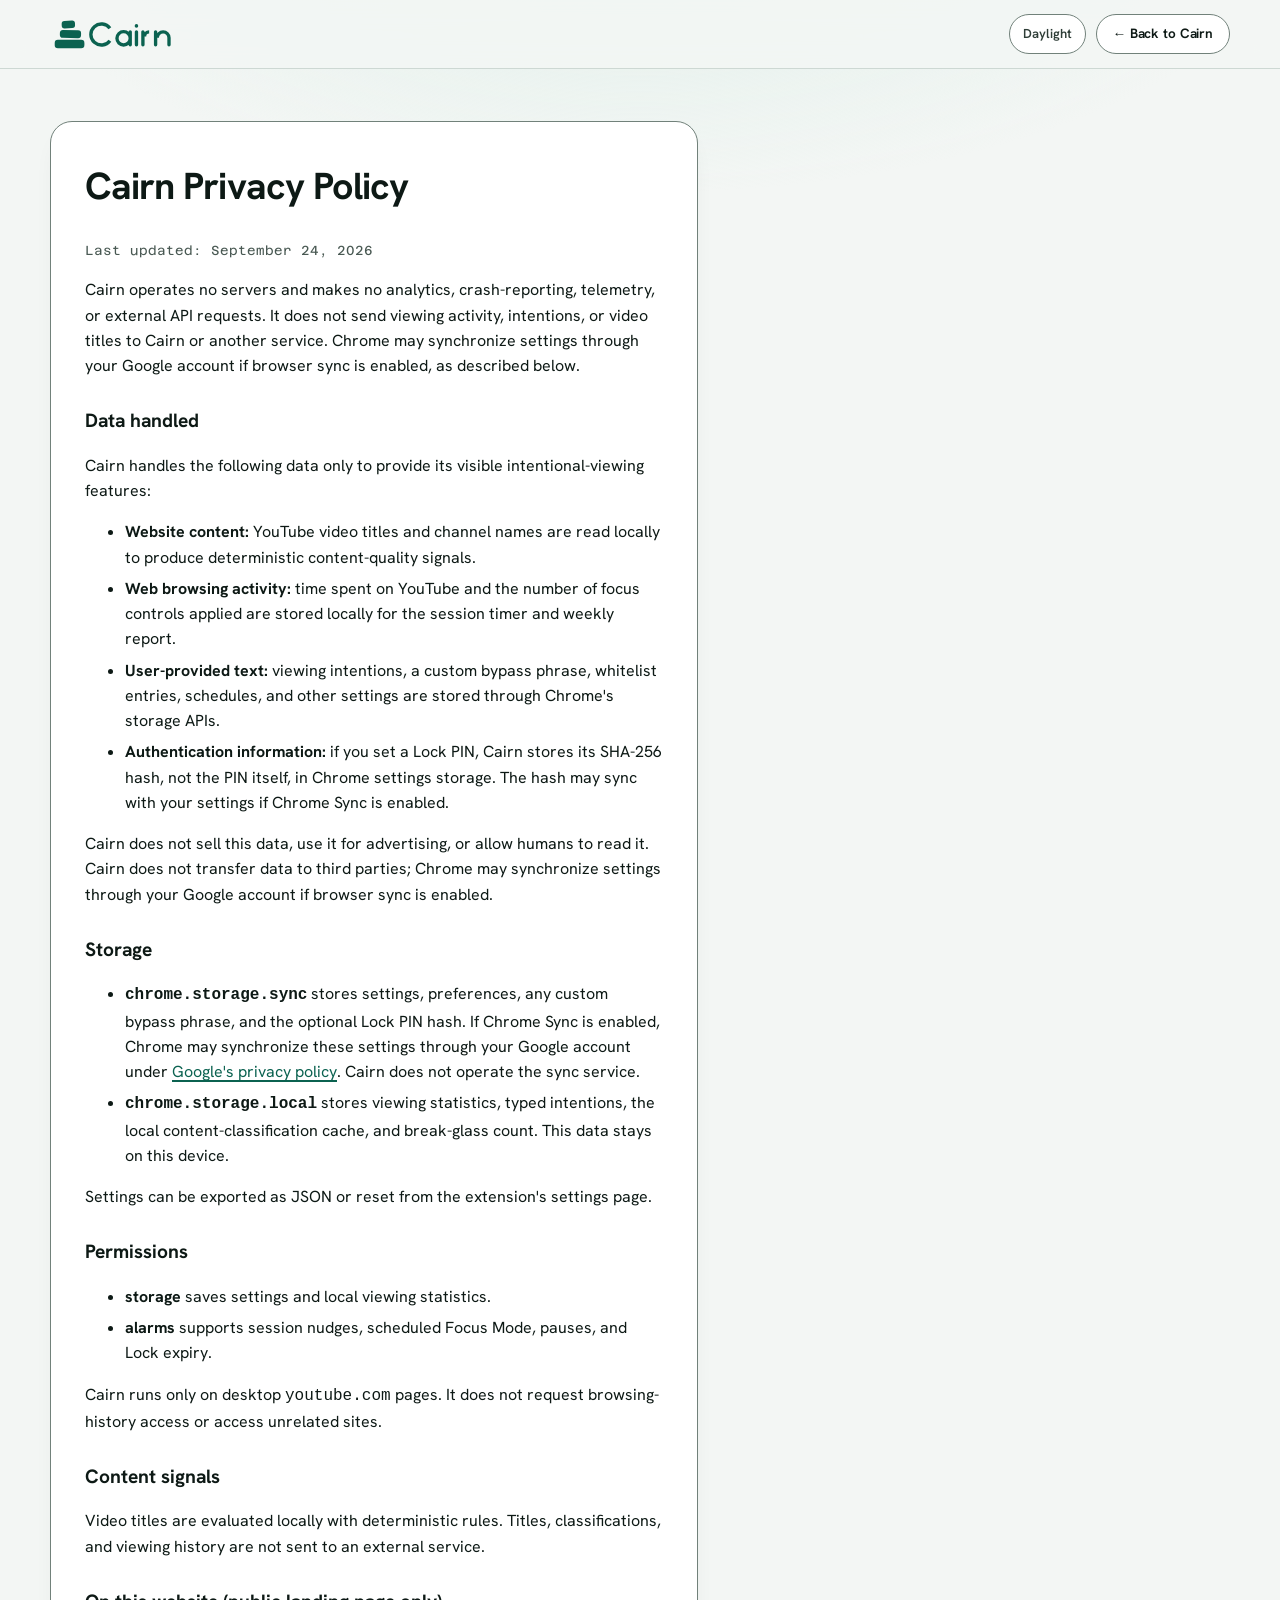
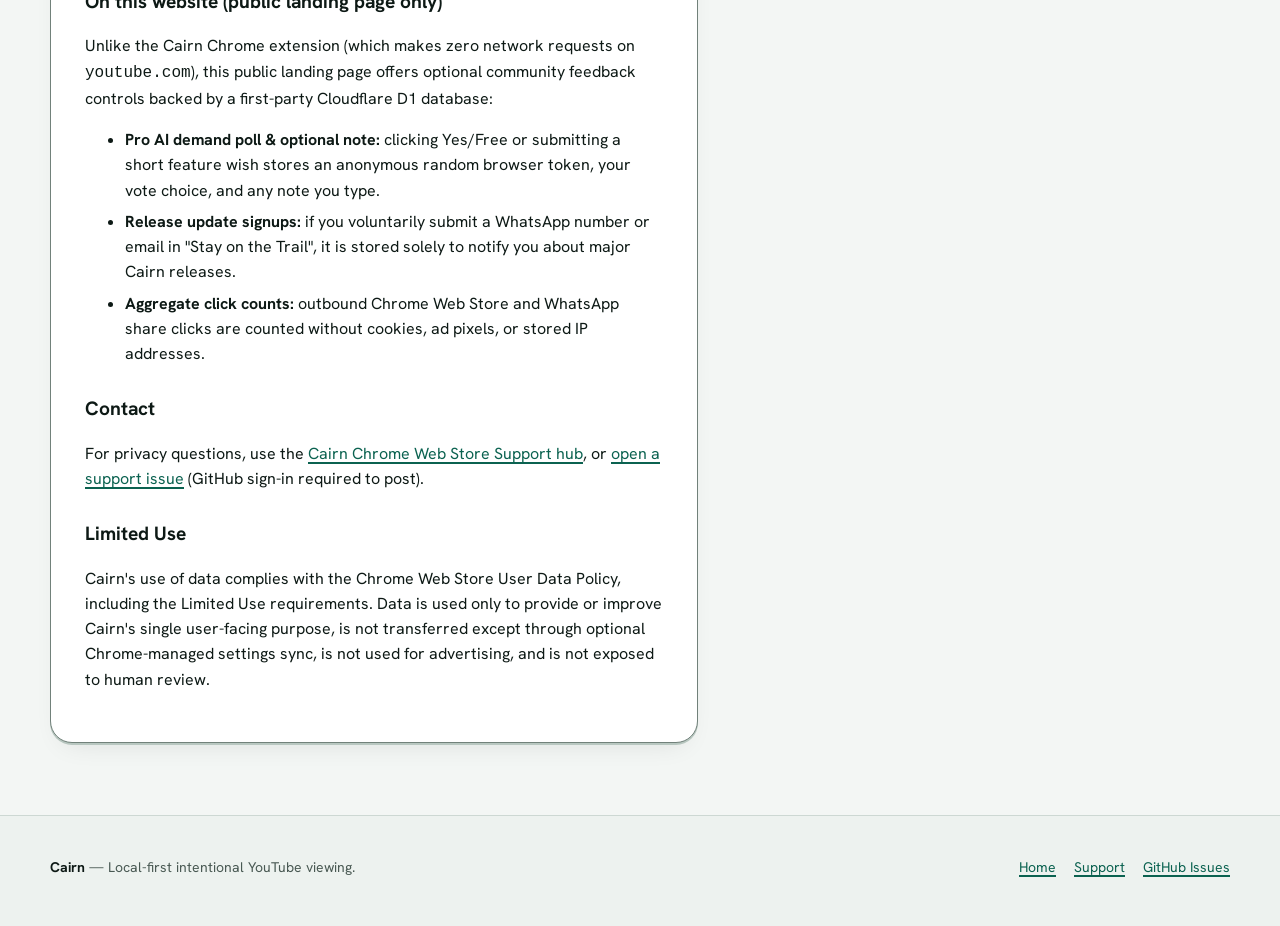
<file: privacy/index.html>
<!doctype html>
<html lang="en" data-theme="light">
<head>
  <meta charset="utf-8" />
  <meta name="viewport" content="width=device-width, initial-scale=1" />
  <title>Privacy Policy — Cairn for Chrome</title>
  <meta
    name="description"
    content="Cairn operates zero servers and makes zero analytics, telemetry, or external API requests. Read how Cairn stores local viewing stats and Chrome Sync settings."
  />
  <meta name="theme-color" content="#f3f6f4" />
  <link rel="canonical" href="https://mohdashraf010897.github.io/cairn-public/privacy/" />
  <link rel="icon" type="image/svg+xml" href="../assets/brand/cairn-mark-favicon.svg" />
  <link rel="stylesheet" href="../styles/cairn-site.css" />
  <script>
    (function () {
      try {
        var saved = localStorage.getItem("cairn-theme");
        document.documentElement.setAttribute("data-theme", saved === "dark" ? "dark" : "light");
      } catch (_) {}
    })();
  </script>
</head>
<body>
  <a class="skip-link" href="#main-content">Skip to main content</a>

  <header class="site-header">
    <div class="container header-inner">
      <a class="brand-link" href="../" aria-label="Back to Cairn home">
        <svg class="brand-lockup-svg" viewBox="-3 -10.59 490.53 121.17" aria-hidden="true">
          <g transform="translate(-18.984 -31.000) scale(0.63281)" fill="currentColor">
            <rect x="76" y="37" width="88" height="50" rx="19" ry="19" transform="rotate(-2.5 120 62.0)"></rect>
            <rect x="64" y="99" width="140" height="52" rx="20" ry="20" transform="rotate(1.5 134 125.0)"></rect>
            <rect x="30" y="163" width="196" height="56" rx="21" ry="21"></rect>
          </g>
          <g transform="translate(140.03 0)" fill="currentColor" fill-rule="nonzero">
            <path d="M92.26 20.02A51.00 51.00 0 1 0 92.26 79.98L80.93 71.75A37.00 37.00 0 1 1 80.93 28.25Z" transform="translate(4.00 0)"></path>
            <path d="M0.00 66.00A34.75 34.75 0 1 1 69.50 66.00A34.75 34.75 0 1 1 0.00 66.00ZM14.00 66.00A20.75 20.75 0 1 0 55.50 66.00A20.75 20.75 0 1 0 14.00 66.00ZM55.50 39.00A7.00 7.00 0 0 1 69.50 39.00V93.00A7.00 7.00 0 0 1 55.50 93.00Z" transform="translate(113.00 0)"></path>
            <path d="M0.00 39.00A7.00 7.00 0 0 1 14.00 39.00V93.00A7.00 7.00 0 0 1 0.00 93.00ZM-0.50 14.00a7.50 7.50 0 1 0 15.00 0a7.50 7.50 0 1 0 -15.00 0Z" transform="translate(194.50 0)"></path>
            <path d="M0.00 39.00A7.00 7.00 0 0 1 14.00 39.00V93.00A7.00 7.00 0 0 1 0.00 93.00ZM7.00 58.00A26.00 26.00 0 0 1 33.00 32.00L33.00 46.00A12.00 12.00 0 0 0 21.00 58.00Z" transform="translate(221.50 0)"></path>
            <path d="M0.00 39.00A7.00 7.00 0 0 1 14.00 39.00V93.00A7.00 7.00 0 0 1 0.00 93.00ZM7.00 63.50A31.50 31.50 0 0 1 70.00 63.50L56.00 63.50A17.50 17.50 0 0 0 21.00 63.50ZM56.00 63.50V63.50H70.00V93.00A7.00 7.00 0 0 1 56.00 93.00Z" transform="translate(274.50 0)"></path>
          </g>
        </svg>
      </a>
      <div class="header-actions">
        <button id="theme-toggle" class="theme-toggle" type="button" aria-pressed="false">
          <span id="theme-toggle-label">Daylight</span>
        </button>
        <a class="btn btn-secondary btn-sm" href="../">&larr; Back to Cairn</a>
      </div>
    </div>
  </header>

  <main id="main-content" class="legal-main">
    <div class="container">
      <article class="legal-prose">
        <h1>Cairn Privacy Policy</h1>
        <p class="legal-updated">
          Last updated: September 24, 2026
        </p>

        <p>
          Cairn operates no servers and makes no analytics, crash-reporting, telemetry, or external API requests. It does not send viewing activity, intentions, or video titles to Cairn or another service. Chrome may synchronize settings through your Google account if browser sync is enabled, as described below.
        </p>

        <h2>Data handled</h2>
        <p>Cairn handles the following data only to provide its visible intentional-viewing features:</p>
        <ul>
          <li><strong>Website content:</strong> YouTube video titles and channel names are read locally to produce deterministic content-quality signals.</li>
          <li><strong>Web browsing activity:</strong> time spent on YouTube and the number of focus controls applied are stored locally for the session timer and weekly report.</li>
          <li><strong>User-provided text:</strong> viewing intentions, a custom bypass phrase, whitelist entries, schedules, and other settings are stored through Chrome's storage APIs.</li>
          <li><strong>Authentication information:</strong> if you set a Lock PIN, Cairn stores its SHA-256 hash, not the PIN itself, in Chrome settings storage. The hash may sync with your settings if Chrome Sync is enabled.</li>
        </ul>
        <p>
          Cairn does not sell this data, use it for advertising, or allow humans to read it. Cairn does not transfer data to third parties; Chrome may synchronize settings through your Google account if browser sync is enabled.
        </p>

        <h2>Storage</h2>
        <ul>
          <li><strong><code>chrome.storage.sync</code></strong> stores settings, preferences, any custom bypass phrase, and the optional Lock PIN hash. If Chrome Sync is enabled, Chrome may synchronize these settings through your Google account under <a href="https://policies.google.com/privacy" target="_blank" rel="noopener noreferrer">Google's privacy policy</a>. Cairn does not operate the sync service.</li>
          <li><strong><code>chrome.storage.local</code></strong> stores viewing statistics, typed intentions, the local content-classification cache, and break-glass count. This data stays on this device.</li>
        </ul>
        <p>Settings can be exported as JSON or reset from the extension's settings page.</p>

        <h2>Permissions</h2>
        <ul>
          <li><strong>storage</strong> saves settings and local viewing statistics.</li>
          <li><strong>alarms</strong> supports session nudges, scheduled Focus Mode, pauses, and Lock expiry.</li>
        </ul>
        <p>Cairn runs only on desktop <code>youtube.com</code> pages. It does not request browsing-history access or access unrelated sites.</p>

        <h2>Content signals</h2>
        <p>Video titles are evaluated locally with deterministic rules. Titles, classifications, and viewing history are not sent to an external service.</p>

        <h2>On this website (public landing page only)</h2>
        <p>
          Unlike the Cairn Chrome extension (which makes zero network requests on <code>youtube.com</code>), this public landing page offers optional community feedback controls backed by a first-party Cloudflare D1 database:
        </p>
        <ul>
          <li><strong>Pro AI demand poll &amp; optional note:</strong> clicking Yes/Free or submitting a short feature wish stores an anonymous random browser token, your vote choice, and any note you type.</li>
          <li><strong>Release update signups:</strong> if you voluntarily submit a WhatsApp number or email in "Stay on the Trail", it is stored solely to notify you about major Cairn releases.</li>
          <li><strong>Aggregate click counts:</strong> outbound Chrome Web Store and WhatsApp share clicks are counted without cookies, ad pixels, or stored IP addresses.</li>
        </ul>

        <h2>Contact</h2>
        <p>
          For privacy questions, use the <a href="https://chromewebstore.google.com/detail/cairn-%E2%80%94-intentional-viewi/faebackbnaagohmbebibnancofpgadfm/support" target="_blank" rel="noopener noreferrer">Cairn Chrome Web Store Support hub</a>, or <a href="https://github.com/mohdashraf010897/cairn-public/issues" target="_blank" rel="noopener noreferrer">open a support issue</a> (GitHub sign-in required to post).
        </p>

        <h2>Limited Use</h2>
        <p>
          Cairn's use of data complies with the Chrome Web Store User Data Policy, including the Limited Use requirements. Data is used only to provide or improve Cairn's single user-facing purpose, is not transferred except through optional Chrome-managed settings sync, is not used for advertising, and is not exposed to human review.
        </p>
      </article>
    </div>
  </main>

  <footer class="site-footer">
    <div class="container footer-inner">
      <div><strong style="color: var(--ink);">Cairn</strong> — Local-first intentional YouTube viewing.</div>
      <nav class="footer-links" aria-label="Footer">
        <a href="../">Home</a>
        <a href="../support/">Support</a>
        <a href="https://github.com/mohdashraf010897/cairn-public/issues" target="_blank" rel="noopener noreferrer">GitHub Issues</a>
      </nav>
    </div>
  </footer>

  <script src="../scripts/cairn-links.js"></script>
  <script src="../scripts/cairn-site.js"></script>
</body>
</html>
</file>
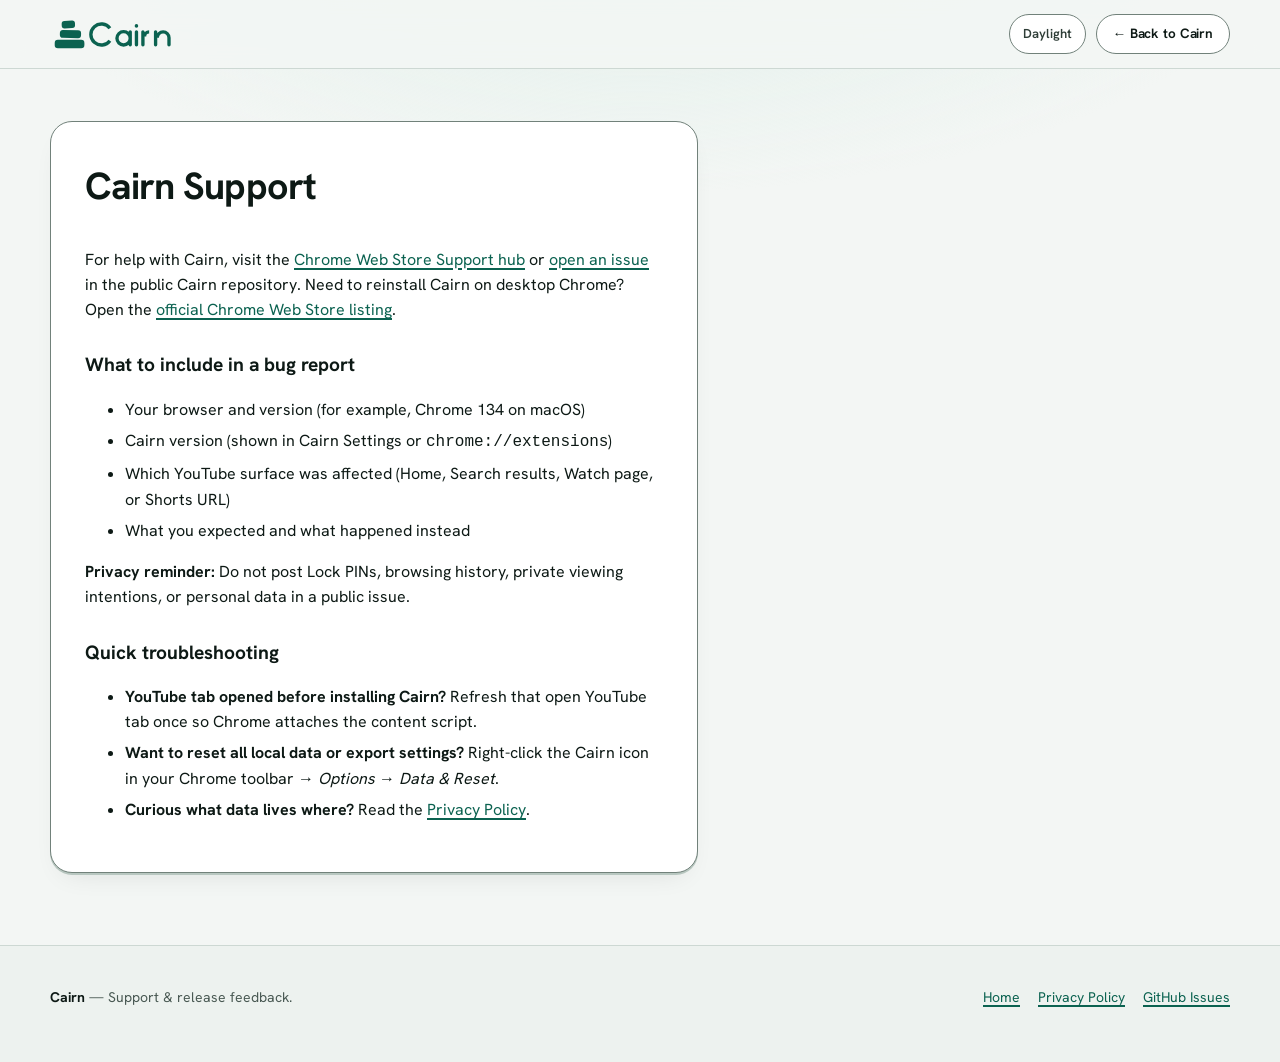
<file: support/index.html>
<!doctype html>
<html lang="en" data-theme="light">
<head>
  <meta charset="utf-8" />
  <meta name="viewport" content="width=device-width, initial-scale=1" />
  <title>Support — Cairn for Chrome</title>
  <meta
    name="description"
    content="Get help with Cairn for Chrome, report a YouTube selector change, or share feedback via GitHub Issues or WhatsApp."
  />
  <meta name="theme-color" content="#f3f6f4" />
  <link rel="canonical" href="https://mohdashraf010897.github.io/cairn-public/support/" />
  <link rel="icon" type="image/svg+xml" href="../assets/brand/cairn-mark-favicon.svg" />
  <link rel="stylesheet" href="../styles/cairn-site.css" />
  <script>
    (function () {
      try {
        var saved = localStorage.getItem("cairn-theme");
        document.documentElement.setAttribute("data-theme", saved === "dark" ? "dark" : "light");
      } catch (_) {}
    })();
  </script>
</head>
<body>
  <a class="skip-link" href="#main-content">Skip to main content</a>

  <header class="site-header">
    <div class="container header-inner">
      <a class="brand-link" href="../" aria-label="Back to Cairn home">
        <svg class="brand-lockup-svg" viewBox="-3 -10.59 490.53 121.17" aria-hidden="true">
          <g transform="translate(-18.984 -31.000) scale(0.63281)" fill="currentColor">
            <rect x="76" y="37" width="88" height="50" rx="19" ry="19" transform="rotate(-2.5 120 62.0)"></rect>
            <rect x="64" y="99" width="140" height="52" rx="20" ry="20" transform="rotate(1.5 134 125.0)"></rect>
            <rect x="30" y="163" width="196" height="56" rx="21" ry="21"></rect>
          </g>
          <g transform="translate(140.03 0)" fill="currentColor" fill-rule="nonzero">
            <path d="M92.26 20.02A51.00 51.00 0 1 0 92.26 79.98L80.93 71.75A37.00 37.00 0 1 1 80.93 28.25Z" transform="translate(4.00 0)"></path>
            <path d="M0.00 66.00A34.75 34.75 0 1 1 69.50 66.00A34.75 34.75 0 1 1 0.00 66.00ZM14.00 66.00A20.75 20.75 0 1 0 55.50 66.00A20.75 20.75 0 1 0 14.00 66.00ZM55.50 39.00A7.00 7.00 0 0 1 69.50 39.00V93.00A7.00 7.00 0 0 1 55.50 93.00Z" transform="translate(113.00 0)"></path>
            <path d="M0.00 39.00A7.00 7.00 0 0 1 14.00 39.00V93.00A7.00 7.00 0 0 1 0.00 93.00ZM-0.50 14.00a7.50 7.50 0 1 0 15.00 0a7.50 7.50 0 1 0 -15.00 0Z" transform="translate(194.50 0)"></path>
            <path d="M0.00 39.00A7.00 7.00 0 0 1 14.00 39.00V93.00A7.00 7.00 0 0 1 0.00 93.00ZM7.00 58.00A26.00 26.00 0 0 1 33.00 32.00L33.00 46.00A12.00 12.00 0 0 0 21.00 58.00Z" transform="translate(221.50 0)"></path>
            <path d="M0.00 39.00A7.00 7.00 0 0 1 14.00 39.00V93.00A7.00 7.00 0 0 1 0.00 93.00ZM7.00 63.50A31.50 31.50 0 0 1 70.00 63.50L56.00 63.50A17.50 17.50 0 0 0 21.00 63.50ZM56.00 63.50V63.50H70.00V93.00A7.00 7.00 0 0 1 56.00 93.00Z" transform="translate(274.50 0)"></path>
          </g>
        </svg>
      </a>
      <div class="header-actions">
        <button id="theme-toggle" class="theme-toggle" type="button" aria-pressed="false">
          <span id="theme-toggle-label">Daylight</span>
        </button>
        <a class="btn btn-secondary btn-sm" href="../">&larr; Back to Cairn</a>
      </div>
    </div>
  </header>

  <main id="main-content" class="legal-main">
    <div class="container">
      <article class="legal-prose">
        <h1>Cairn Support</h1>
        <p>
          For help with Cairn, visit the <a href="https://chromewebstore.google.com/detail/cairn-%E2%80%94-intentional-viewi/faebackbnaagohmbebibnancofpgadfm/support" target="_blank" rel="noopener noreferrer">Chrome Web Store Support hub</a> or <a href="https://github.com/mohdashraf010897/cairn-public/issues/new" target="_blank" rel="noopener noreferrer">open an issue</a> in the public Cairn repository. Need to reinstall Cairn on desktop Chrome? Open the <a data-cairn-install="support_page" href="https://chromewebstore.google.com/detail/cairn-%E2%80%94-intentional-viewi/faebackbnaagohmbebibnancofpgadfm" target="_blank" rel="noopener noreferrer">official Chrome Web Store listing</a>.
        </p>

        <h2>What to include in a bug report</h2>
        <ul>
          <li>Your browser and version (for example, Chrome 134 on macOS)</li>
          <li>Cairn version (shown in Cairn Settings or <code>chrome://extensions</code>)</li>
          <li>Which YouTube surface was affected (Home, Search results, Watch page, or Shorts URL)</li>
          <li>What you expected and what happened instead</li>
        </ul>
        <p>
          <strong>Privacy reminder:</strong> Do not post Lock PINs, browsing history, private viewing intentions, or personal data in a public issue.
        </p>

        <h2>Quick troubleshooting</h2>
        <ul>
          <li><strong>YouTube tab opened before installing Cairn?</strong> Refresh that open YouTube tab once so Chrome attaches the content script.</li>
          <li><strong>Want to reset all local data or export settings?</strong> Right-click the Cairn icon in your Chrome toolbar &rarr; <em>Options</em> &rarr; <em>Data &amp; Reset</em>.</li>
          <li><strong>Curious what data lives where?</strong> Read the <a href="../privacy/">Privacy Policy</a>.</li>
        </ul>
      </article>
    </div>
  </main>

  <footer class="site-footer">
    <div class="container footer-inner">
      <div><strong style="color: var(--ink);">Cairn</strong> — Support &amp; release feedback.</div>
      <nav class="footer-links" aria-label="Footer">
        <a href="../">Home</a>
        <a href="../privacy/">Privacy Policy</a>
        <a href="https://github.com/mohdashraf010897/cairn-public/issues" target="_blank" rel="noopener noreferrer">GitHub Issues</a>
      </nav>
    </div>
  </footer>

  <script src="../scripts/cairn-links.js"></script>
  <script src="../scripts/cairn-site.js"></script>
</body>
</html>
</file>
<file: styles/cairn-site.css>
/* ==========================================================================
   Cairn — "Alpine Trailhead" Product & Landing Design System
   Synchronized 1:1 with Cairn MV3 Chrome Extension (extension/styles/tokens.css)
   Palette: Limestone Mist + Alpine Pine (#0B6250) / Night Ridge + Mint (#4ECBA5)
   ========================================================================== */

@font-face {
  font-family: "Hanken Grotesk Variable";
  font-style: normal;
  font-display: swap;
  font-weight: 100 900;
  src: url("../fonts/hanken-grotesk-latin.woff2") format("woff2");
  unicode-range: U+0000-00FF, U+0131, U+0152-0153, U+02BB-02BC, U+02C6, U+02DA, U+02DC, U+0304, U+0308, U+0329, U+2000-206F, U+20AC, U+2122, U+2191, U+2193, U+2212, U+2215, U+FEFF, U+FFFD;
}

@font-face {
  font-family: "Hanken Grotesk Variable";
  font-style: normal;
  font-display: swap;
  font-weight: 100 900;
  src: url("../fonts/hanken-grotesk-latin-ext.woff2") format("woff2");
  unicode-range: U+0100-02BA, U+02BD-02C5, U+02C7-02CC, U+02CE-02D7, U+02DD-02FF, U+0304, U+0308, U+0329, U+1D00-1DBF, U+1E00-1E9F, U+1EF2-1EFF, U+2020, U+20A0-20AB, U+20AD-20C0, U+2113, U+2C60-2C7F, U+A720-A7FF;
}

@font-face {
  font-family: "Azeret Mono Variable";
  font-style: normal;
  font-display: swap;
  font-weight: 100 900;
  src: url("../fonts/azeret-mono-latin.woff2") format("woff2");
  unicode-range: U+0000-00FF, U+0131, U+0152-0153, U+02BB-02BC, U+02C6, U+02DA, U+02DC, U+0304, U+0308, U+0329, U+2000-206F, U+20AC, U+2122, U+2191, U+2193, U+2212, U+2215, U+FEFF, U+FFFD;
}

@font-face {
  font-family: "Azeret Mono Variable";
  font-style: normal;
  font-display: swap;
  font-weight: 100 900;
  src: url("../fonts/azeret-mono-latin-ext.woff2") format("woff2");
  unicode-range: U+0100-02BA, U+02BD-02C5, U+02C7-02CC, U+02CE-02D7, U+02DD-02FF, U+0304, U+0308, U+0329, U+1D00-1DBF, U+1E00-1E9F, U+1EF2-1EFF, U+2020, U+20A0-20AB, U+20AD-20C0, U+2113, U+2C60-2C7F, U+A720-A7FF;
}

:root,
:root[data-theme="light"] {
  color-scheme: light;
  --bg: #f3f6f4;
  --bg-top: #f8faf9;
  --surface: #ffffff;
  --surface-2: #edf2ef;
  --sunk: #e4ece8;

  --ink: #0d1915;
  --ink-2: #2e3d37;
  --ink-3: #495953;

  --line: #cdd8d3;
  --line-strong: #71817a;

  --pine: #0b6250;
  --pine-hover: #084c3e;
  --pine-soft: #dfefe9;
  --pine-border: #9bc8ba;
  --on-pine: #ffffff;

  --whatsapp-ink: #0d5c38;
  --whatsapp-soft: #e0f3ea;
  --whatsapp-border: #8ec9ad;

  --ochre: #7d4a0e;
  --ochre-soft: #fbf0e2;
  --ochre-border: #dfc099;

  --critical: #9e2820;
  --critical-soft: #fbeae8;

  --yt-shell: #ffffff;
  --yt-bar: #f4f6f5;
  --yt-card: #f6f8f7;
  --yt-noise-pill: #fbeae8;
  --yt-noise-ink: #8f241d;

  --stone-ledge: 0 2px 0 #b8c7c0, 0 12px 28px -14px rgba(13, 25, 21, 0.12);
  --btn-ledge: 0 2px 0 #05352b;
  --card-shadow: 0 20px 44px -22px rgba(13, 25, 21, 0.14), 0 2px 6px rgba(13, 25, 21, 0.04);

  --font-sans: "Hanken Grotesk Variable", -apple-system, BlinkMacSystemFont, "Segoe UI", sans-serif;
  --font-mono: "Azeret Mono Variable", ui-monospace, SFMono-Regular, Menlo, monospace;

  --radius-xs: 8px;
  --radius-sm: 12px;
  --radius-md: 16px;
  --radius-lg: 22px;
  --radius-xl: 28px;
  --max-w: 1180px;
}

:root[data-theme="dark"] {
  color-scheme: dark;
  --bg: #0b100e;
  --bg-top: #0f1613;
  --surface: #131b18;
  --surface-2: #19231f;
  --sunk: #0d1411;

  --ink: #edf3f1;
  --ink-2: #c2d0ca;
  --ink-3: #96a7a0;

  --line: #26332e;
  --line-strong: #677771;

  --pine: #4ecba5;
  --pine-hover: #6fdcbb;
  --pine-soft: #112921;
  --pine-border: #245747;
  --on-pine: #04140f;

  --whatsapp-ink: #6ee2a8;
  --whatsapp-soft: #10281d;
  --whatsapp-border: #245940;

  --ochre: #ebb067;
  --ochre-soft: #261b0e;
  --ochre-border: #5c4120;

  --critical: #f28f85;
  --critical-soft: #2b1412;

  --yt-shell: #101714;
  --yt-bar: #16201c;
  --yt-card: #17211d;
  --yt-noise-pill: #2d1614;
  --yt-noise-ink: #f49b92;

  --stone-ledge: 0 2px 0 #050807, 0 18px 36px -16px rgba(0, 0, 0, 0.58);
  --btn-ledge: 0 2px 0 #1f6b54;
  --card-shadow: 0 24px 52px -22px rgba(0, 0, 0, 0.65), 0 2px 8px rgba(0, 0, 0, 0.35);
}

*,
*::before,
*::after {
  box-sizing: border-box;
}

html {
  scroll-behavior: smooth;
  -webkit-text-size-adjust: 100%;
  background: var(--bg);
}

body {
  margin: 0;
  font-family: var(--font-sans);
  font-size: 16px;
  line-height: 1.58;
  color: var(--ink);
  background: radial-gradient(1000px 460px at 50% -120px, var(--pine-soft), transparent 68%), var(--bg);
  -webkit-font-smoothing: antialiased;
  overflow-x: clip;
}

img,
svg,
video {
  max-width: 100%;
  display: block;
}

a {
  color: var(--pine);
  text-decoration-thickness: 1.5px;
  text-underline-offset: 3px;
}

a:hover {
  color: var(--pine-hover);
}

button,
input {
  font: inherit;
  color: inherit;
}

:focus-visible {
  outline: 2.5px solid var(--pine);
  outline-offset: 3px;
}

.skip-link {
  position: absolute;
  left: -9999px;
  top: 12px;
  z-index: 200;
  padding: 10px 16px;
  border-radius: var(--radius-xs);
  background: var(--pine);
  color: var(--on-pine);
  font-weight: 650;
  text-decoration: none;
}

.skip-link:focus {
  left: 16px;
}

[hidden] {
  display: none !important;
}

.sr-only {
  position: absolute;
  width: 1px;
  height: 1px;
  padding: 0;
  margin: -1px;
  overflow: hidden;
  clip: rect(0, 0, 0, 0);
  white-space: nowrap;
  border: 0;
}

.container {
  width: min(var(--max-w), calc(100% - 40px));
  margin-inline: auto;
}

/* Zero-CLS overlapping container: reserves tallest state height automatically */
.grid-stack {
  display: grid;
  grid-template-areas: "stack";
}

.grid-stack > * {
  grid-area: stack;
  min-width: 0;
}

.stack-pane {
  transition: opacity 160ms ease;
}

.stack-pane[aria-hidden="true"] {
  opacity: 0;
  visibility: hidden;
  pointer-events: none;
}

/* ==========================================================================
   Sticky Topbar
   ========================================================================== */

.site-header {
  position: sticky;
  top: 0;
  z-index: 90;
  background: color-mix(in srgb, var(--bg) 88%, transparent);
  backdrop-filter: blur(12px);
  border-bottom: 1px solid var(--line);
}

.header-inner {
  min-height: 68px;
  display: flex;
  align-items: center;
  justify-content: space-between;
  gap: 16px;
}

.brand-link {
  display: inline-flex;
  align-items: center;
  gap: 10px;
  color: var(--pine);
  text-decoration: none;
  padding: 6px 4px;
  border-radius: var(--radius-xs);
}

.brand-lockup-svg {
  height: 29px;
  width: auto;
}

.brand-tag {
  font-family: var(--font-mono);
  font-size: 11px;
  font-weight: 550;
  letter-spacing: 0.02em;
  padding: 3px 8px;
  border-radius: 999px;
  background: var(--surface-2);
  border: 1px solid var(--line);
  color: var(--ink-3);
}

.primary-nav {
  display: flex;
  align-items: center;
  gap: 22px;
}

.primary-nav a {
  color: var(--ink-2);
  text-decoration: none;
  font-size: 14.5px;
  font-weight: 560;
  padding: 6px 2px;
}

.primary-nav a:hover {
  color: var(--pine);
}

.header-actions {
  display: flex;
  align-items: center;
  gap: 10px;
}

.theme-toggle {
  display: inline-flex;
  align-items: center;
  gap: 7px;
  height: 40px;
  padding: 0 13px;
  border-radius: 999px;
  border: 1px solid var(--line-strong);
  background: var(--surface);
  color: var(--ink-2);
  font-size: 13px;
  font-weight: 600;
  cursor: pointer;
  transition: border-color 140ms ease, background 140ms ease;
}

.theme-toggle:hover {
  border-color: var(--pine);
  color: var(--ink);
}

.theme-toggle svg {
  width: 15px;
  height: 15px;
  flex-shrink: 0;
}

/* ==========================================================================
   Buttons & Pills
   ========================================================================== */

.btn {
  display: inline-flex;
  align-items: center;
  justify-content: center;
  gap: 9px;
  min-height: 46px;
  padding: 0 20px;
  border-radius: 999px;
  font-size: 15px;
  font-weight: 650;
  letter-spacing: -0.01em;
  text-decoration: none;
  cursor: pointer;
  border: 1px solid transparent;
  transition: transform 120ms ease, background-color 120ms ease, color 120ms ease, border-color 120ms ease;
}

.btn-sm {
  min-height: 40px;
  padding: 0 16px;
  font-size: 13.5px;
}

.btn-primary {
  background: var(--pine);
  color: var(--on-pine);
  box-shadow: var(--btn-ledge);
}

.btn-primary:hover {
  background: var(--pine-hover);
  color: var(--on-pine);
  transform: translateY(-1px);
}

.btn-primary:active {
  transform: translateY(1px);
}

.btn-secondary {
  background: var(--surface);
  color: var(--ink);
  border-color: var(--line-strong);
}

.btn-secondary:hover {
  border-color: var(--pine);
  color: var(--pine);
}

.btn-whatsapp {
  background: var(--whatsapp-soft);
  color: var(--whatsapp-ink);
  border-color: var(--whatsapp-border);
}

.btn-whatsapp:hover {
  border-color: var(--whatsapp-ink);
  color: var(--whatsapp-ink);
}

.eyebrow {
  display: inline-flex;
  align-items: center;
  gap: 8px;
  font-family: var(--font-mono);
  font-size: 12px;
  font-weight: 560;
  letter-spacing: 0.02em;
  color: var(--pine);
  background: var(--pine-soft);
  border: 1px solid var(--pine-border);
  padding: 5px 12px;
  border-radius: 999px;
}

.eyebrow-dot {
  width: 7px;
  height: 7px;
  border-radius: 50%;
  background: var(--pine);
}

/* ==========================================================================
   Hero + Interactive Zero-CLS Browser Stage
   ========================================================================== */

.hero {
  padding: 52px 0 44px;
  scroll-margin-top: 84px;
}

.hero-grid {
  display: grid;
  grid-template-columns: minmax(0, 1fr) minmax(0, 1.12fr);
  gap: 38px;
  align-items: center;
}

.hero-title {
  margin: 16px 0 14px;
  font-size: clamp(2.15rem, 3.8vw, 3.25rem);
  line-height: 1.08;
  font-weight: 760;
  letter-spacing: -0.032em;
  color: var(--ink);
}

.hero-lead {
  margin: 0 0 14px;
  font-size: 1.08rem;
  line-height: 1.62;
  color: var(--ink-2);
  max-width: 54ch;
}

.hero-origin {
  margin: 0 0 24px;
  padding: 12px 15px;
  border: 1px solid var(--line);
  background: var(--surface-2);
  border-radius: var(--radius-sm);
  font-size: 0.94rem;
  color: var(--ink-2);
  max-width: 54ch;
  display: flex;
  align-items: flex-start;
  gap: 11px;
}

.hero-origin-icon {
  width: 20px;
  height: 20px;
  flex-shrink: 0;
  margin-top: 2px;
  color: var(--pine);
}

.hero-origin strong {
  color: var(--ink);
}

.cta-cluster {
  display: flex;
  flex-wrap: wrap;
  gap: 12px;
  align-items: center;
}

/* Mobile handoff card: hidden on desktop, promoted automatically on phone viewports */
.mobile-handoff-box {
  display: none;
  margin-top: 14px;
  padding: 16px;
  border-radius: var(--radius-md);
  background: var(--surface);
  border: 1px solid var(--line-strong);
  box-shadow: var(--stone-ledge);
}

body.is-mobile-device .desktop-cta-only {
  display: none;
}

body.is-mobile-device .mobile-handoff-box {
  display: block;
}

.mobile-handoff-note {
  margin: 0 0 12px;
  font-size: 13.5px;
  color: var(--ink-2);
}

.mobile-handoff-actions {
  display: flex;
  flex-wrap: wrap;
  gap: 9px;
}

.copy-toast {
  min-height: 20px;
  margin-top: 8px;
  font-family: var(--font-mono);
  font-size: 12px;
  color: var(--pine);
}

.trust-strip {
  margin: 22px 0 0;
  padding: 0;
  list-style: none;
  display: flex;
  flex-wrap: wrap;
  gap: 10px 18px;
  font-size: 13.5px;
  color: var(--ink-3);
}

.trust-strip li {
  display: inline-flex;
  align-items: center;
  gap: 7px;
}

.trust-check {
  width: 16px;
  height: 16px;
  border-radius: 50%;
  background: var(--pine-soft);
  color: var(--pine);
  display: inline-grid;
  place-items: center;
  font-size: 11px;
  font-weight: 750;
}

/* Interactive Hero Stage */
.stage-card {
  background: var(--surface);
  border: 1px solid var(--line-strong);
  border-radius: var(--radius-xl);
  box-shadow: var(--card-shadow);
  padding: 16px;
}

.stage-toolbar {
  display: flex;
  flex-wrap: wrap;
  align-items: center;
  justify-content: space-between;
  gap: 10px;
  padding-bottom: 12px;
  border-bottom: 1px solid var(--line);
}

.scenario-tablist {
  display: flex;
  flex-wrap: wrap;
  gap: 6px;
}

.scenario-tab {
  min-height: 34px;
  padding: 0 12px;
  border-radius: 999px;
  border: 1px solid var(--line);
  background: var(--surface-2);
  color: var(--ink-2);
  font-size: 12.5px;
  font-weight: 620;
  cursor: pointer;
}

.scenario-tab[aria-selected="true"] {
  background: var(--pine);
  border-color: var(--pine);
  color: var(--on-pine);
}

.mode-switch {
  display: inline-flex;
  align-items: center;
  justify-content: center;
  min-width: 132px;
  gap: 8px;
  min-height: 36px;
  padding: 4px 12px 4px 8px;
  border-radius: 999px;
  border: 1px solid var(--line-strong);
  background: var(--sunk);
  font-family: var(--font-mono);
  font-size: 11.5px;
  font-weight: 600;
  cursor: pointer;
}

.mode-switch[aria-pressed="true"] {
  background: var(--pine-soft);
  border-color: var(--pine);
  color: var(--pine);
}

.switch-pill {
  width: 28px;
  height: 16px;
  border-radius: 999px;
  background: var(--line-strong);
  position: relative;
  transition: background 140ms ease;
}

.switch-pill::after {
  content: "";
  position: absolute;
  top: 2px;
  left: 2px;
  width: 12px;
  height: 12px;
  border-radius: 50%;
  background: #ffffff;
  transition: transform 140ms ease;
}

.mode-switch[aria-pressed="true"] .switch-pill {
  background: var(--pine);
}

.mode-switch[aria-pressed="true"] .switch-pill::after {
  transform: translateX(12px);
}

/* Mock Browser Window */
.browser-frame {
  margin-top: 12px;
  background: var(--yt-shell);
  border: 1px solid var(--line);
  border-radius: var(--radius-md);
  overflow: hidden;
}

.browser-chrome {
  display: flex;
  align-items: center;
  justify-content: space-between;
  gap: 10px;
  padding: 9px 13px;
  background: var(--yt-bar);
  border-bottom: 1px solid var(--line);
  font-family: var(--font-mono);
  font-size: 11.5px;
  color: var(--ink-3);
}

.window-dots {
  display: inline-flex;
  gap: 5px;
}

.window-dots span {
  width: 8px;
  height: 8px;
  border-radius: 50%;
  background: var(--line-strong);
  opacity: 0.65;
}

.browser-url {
  flex: 1 1 0;
  min-width: 0;
  padding: 3px 10px;
  border-radius: 999px;
  background: var(--surface);
  border: 1px solid var(--line);
  color: var(--ink-2);
  max-width: 100%;
  overflow: hidden;
  text-overflow: ellipsis;
  white-space: nowrap;
}

.cairn-toolbar-chip {
  flex-shrink: 0;
  display: inline-flex;
  align-items: center;
  gap: 6px;
  padding: 3px 9px;
  border-radius: 999px;
  background: var(--pine-soft);
  color: var(--pine);
  font-weight: 650;
}

.stage-body {
  padding: 14px;
}

.goal-banner {
  display: flex;
  flex-wrap: wrap;
  align-items: center;
  justify-content: space-between;
  gap: 8px;
  padding: 10px 13px;
  border-radius: var(--radius-sm);
  background: var(--pine-soft);
  border: 1px solid var(--pine-border);
  margin-bottom: 12px;
}

.goal-banner-text {
  font-size: 13.5px;
  font-weight: 620;
  color: var(--ink);
}

.goal-banner-meta {
  font-family: var(--font-mono);
  font-size: 11.5px;
  color: var(--pine);
  font-weight: 600;
}

.unfiltered-alert {
  display: flex;
  flex-wrap: wrap;
  align-items: center;
  justify-content: space-between;
  gap: 8px;
  padding: 10px 13px;
  border-radius: var(--radius-sm);
  background: var(--ochre-soft);
  border: 1px solid var(--ochre-border);
  margin-bottom: 12px;
  font-size: 13px;
  color: var(--ochre);
  font-weight: 600;
}

.feed-list {
  display: grid;
  gap: 9px;
}

.feed-row {
  display: flex;
  align-items: flex-start;
  justify-content: space-between;
  gap: 12px;
  padding: 11px 12px;
  border-radius: var(--radius-sm);
  background: var(--yt-card);
  border: 1px solid var(--line);
}

.feed-row.is-matched {
  border-color: var(--pine);
  background: color-mix(in srgb, var(--pine-soft) 45%, var(--yt-card));
}

.feed-row.is-dimmed {
  opacity: 0.68;
}

.feed-title {
  margin: 0 0 3px;
  font-size: 13.8px;
  font-weight: 640;
  color: var(--ink);
}

.feed-meta {
  margin: 0;
  font-size: 12px;
  color: var(--ink-3);
}

/* Shape + word badges (never red on clickbait — per Cairn Design System) */
.signal-badge {
  flex-shrink: 0;
  display: inline-flex;
  align-items: center;
  gap: 5px;
  padding: 3px 9px;
  border-radius: 999px;
  font-family: var(--font-mono);
  font-size: 11px;
  font-weight: 600;
  white-space: nowrap;
}

.signal-match {
  background: var(--pine-soft);
  color: var(--pine);
  border: 1px solid var(--pine-border);
}

.signal-neutral {
  background: var(--surface-2);
  color: var(--ink-3);
  border: 1px solid var(--line);
}

.shorts-strip {
  display: grid;
  grid-template-columns: repeat(3, minmax(0, 1fr));
  gap: 8px;
  margin-top: 9px;
}

.short-tile {
  padding: 10px;
  border-radius: var(--radius-xs);
  background: var(--yt-noise-pill);
  color: var(--yt-noise-ink);
  border: 1px dashed var(--line-strong);
  font-size: 11.5px;
  font-weight: 620;
}

.cleared-tray {
  margin-top: 10px;
  padding: 9px 12px;
  border-radius: var(--radius-xs);
  background: var(--sunk);
  border: 1px dashed var(--line-strong);
  display: flex;
  flex-wrap: wrap;
  justify-content: space-between;
  gap: 8px;
  font-family: var(--font-mono);
  font-size: 11.5px;
  color: var(--ink-3);
}

/* ==========================================================================
   Shared Sections
   ========================================================================== */

.section,
[id] {
  scroll-margin-top: 84px;
}

.section {
  padding: 64px 0;
  border-top: 1px solid var(--line);
}

.section-header {
  max-width: 66ch;
  margin-bottom: 32px;
}

.section-title {
  margin: 12px 0 10px;
  font-size: clamp(1.65rem, 2.7vw, 2.25rem);
  line-height: 1.15;
  letter-spacing: -0.026em;
  font-weight: 740;
}

.section-desc {
  margin: 0;
  font-size: 1.03rem;
  color: var(--ink-2);
}

/* ==========================================================================
   22s Snappy Walkthrough Video Section
   ========================================================================== */

.video-shell {
  background: var(--surface);
  border: 1px solid var(--line-strong);
  border-radius: var(--radius-xl);
  padding: 14px;
  box-shadow: var(--card-shadow);
}

.video-frame {
  position: relative;
  aspect-ratio: 16 / 9;
  border-radius: var(--radius-md);
  overflow: hidden;
  background: #0b100e;
}

.video-frame video {
  width: 100%;
  height: 100%;
  object-fit: cover;
}

.video-bar {
  display: flex;
  flex-wrap: wrap;
  align-items: center;
  justify-content: space-between;
  gap: 12px;
  padding: 12px 6px 2px;
}

.video-caption {
  margin: 0;
  font-size: 13.5px;
  color: var(--ink-3);
}

/* ==========================================================================
   How It Works + Interactive Impulse Check Simulator
   ========================================================================== */

.split-2 {
  display: grid;
  grid-template-columns: minmax(0, 0.95fr) minmax(0, 1.05fr);
  gap: 32px;
  align-items: start;
}

.step-list {
  list-style: none;
  padding: 0;
  margin: 0;
  display: grid;
  gap: 14px;
}

.step-card {
  background: var(--surface);
  border: 1px solid var(--line);
  border-radius: var(--radius-md);
  padding: 18px 20px;
  box-shadow: var(--stone-ledge);
}

.step-num {
  font-family: var(--font-mono);
  font-size: 12px;
  font-weight: 650;
  color: var(--pine);
  margin-bottom: 6px;
}

.step-card h3 {
  margin: 0 0 6px;
  font-size: 1.08rem;
  letter-spacing: -0.015em;
}

.step-card p {
  margin: 0;
  font-size: 0.95rem;
  color: var(--ink-2);
}

.sim-card {
  background: var(--surface);
  border: 1px solid var(--line-strong);
  border-radius: var(--radius-xl);
  padding: 20px;
  box-shadow: var(--card-shadow);
}

.sim-tabs {
  display: flex;
  flex-wrap: wrap;
  gap: 8px;
  margin-bottom: 16px;
}

.sim-panel {
  padding: 18px;
  border-radius: var(--radius-md);
  background: var(--surface-2);
  border: 1px solid var(--line);
}

.sim-panel h3 {
  margin: 0 0 6px;
  font-size: 1.12rem;
}

.sim-panel p {
  margin: 0 0 14px;
  font-size: 0.94rem;
  color: var(--ink-2);
}

.sim-input-row {
  display: flex;
  flex-wrap: wrap;
  gap: 8px;
}

.sim-input {
  flex: 1 1 200px;
  min-height: 42px;
  padding: 0 14px;
  border-radius: var(--radius-sm);
  border: 1px solid var(--line-strong);
  background: var(--surface);
  color: var(--ink);
}

.sim-feedback {
  min-height: 22px;
  margin-top: 10px;
  font-family: var(--font-mono);
  font-size: 12px;
  color: var(--pine);
}

/* ==========================================================================
   Free Forever + Chrome AI Pro Pulse + WhatsApp Hub
   ========================================================================== */

.cards-3 {
  display: grid;
  grid-template-columns: repeat(3, minmax(0, 1fr));
  gap: 20px;
  align-items: stretch;
}

.tier-card {
  display: flex;
  flex-direction: column;
  justify-content: space-between;
  background: var(--surface);
  border: 1px solid var(--line-strong);
  border-radius: var(--radius-lg);
  padding: 24px;
  box-shadow: var(--stone-ledge);
}

.tier-card.is-featured {
  border-width: 2px;
  border-color: var(--pine);
}

.tier-price {
  font-family: var(--font-mono);
  font-size: 1.9rem;
  font-weight: 720;
  letter-spacing: -0.03em;
  color: var(--ink);
  margin: 12px 0 4px;
}

.tier-headline {
  font-family: var(--font-sans);
  font-size: 1.65rem;
  line-height: 1.18;
  font-weight: 740;
  letter-spacing: -0.025em;
  color: var(--ink);
  margin: 12px 0 6px;
}

.feature-list li > .trust-check {
  flex-shrink: 0;
  margin-top: 3px;
}

.tier-sub {
  margin: 0 0 16px;
  font-size: 0.92rem;
  color: var(--ink-3);
}

.feature-list {
  list-style: none;
  padding: 0;
  margin: 0 0 20px;
  display: grid;
  gap: 9px;
  font-size: 0.94rem;
  color: var(--ink-2);
}

.feature-list li {
  display: flex;
  align-items: flex-start;
  gap: 9px;
}

.pulse-actions {
  display: grid;
  gap: 8px;
}

.pulse-vote-btn {
  width: 100%;
  display: flex;
  align-items: center;
  justify-content: space-between;
  gap: 10px;
  min-height: 42px;
  padding: 8px 13px;
  border-radius: var(--radius-sm);
  border: 1px solid var(--line-strong);
  background: var(--surface-2);
  color: var(--ink);
  font-size: 13.5px;
  font-weight: 640;
  text-align: left;
  cursor: pointer;
  transition: border-color 140ms ease, background 140ms ease;
}

.pulse-vote-btn:hover {
  border-color: var(--pine);
}

.pulse-vote-btn.is-selected {
  background: var(--pine-soft);
  border-color: var(--pine);
  color: var(--ink);
}

.vote-count {
  flex-shrink: 0;
  padding: 2px 8px;
  border-radius: 999px;
  background: var(--surface);
  border: 1px solid var(--line);
  font-family: var(--font-mono);
  font-size: 11.5px;
  font-weight: 650;
  color: var(--pine);
}

.pulse-vote-btn.is-selected .vote-count {
  background: var(--pine);
  border-color: var(--pine);
  color: var(--on-pine);
}

.inline-capture-form {
  margin-top: 10px;
  display: grid;
  gap: 7px;
}

.inline-capture-row {
  display: flex;
  gap: 7px;
}

.inline-capture-input {
  flex: 1 1 0;
  min-width: 0;
  min-height: 38px;
  padding: 0 11px;
  border-radius: var(--radius-sm);
  border: 1px solid var(--line-strong);
  background: var(--surface-2);
  color: var(--ink);
  font-size: 13px;
}

.inline-capture-input:focus {
  outline: 2px solid var(--pine);
  outline-offset: 1px;
  background: var(--surface);
}

.pulse-fineprint {
  margin: 0;
  min-height: 34px;
  font-size: 12.2px;
  line-height: 1.4;
  color: var(--ink-3);
}

.pulse-fineprint.is-confirmed {
  color: var(--pine);
  font-weight: 600;
}

.pulse-fineprint.is-error {
  color: var(--ochre);
  font-weight: 600;
}

/* ==========================================================================
   Install Drawer / Early Access Card & Privacy Table & FAQ
   ========================================================================== */

.install-banner {
  background: var(--surface);
  border: 2px solid var(--pine);
  border-radius: var(--radius-xl);
  padding: 28px;
  box-shadow: var(--card-shadow);
  display: grid;
  grid-template-columns: minmax(0, 1.2fr) minmax(0, 0.8fr);
  gap: 24px;
  align-items: center;
}

.install-steps {
  margin: 12px 0 0;
  padding-left: 20px;
  color: var(--ink-2);
  font-size: 0.95rem;
}

.install-steps li + li {
  margin-top: 6px;
}

.table-wrap {
  overflow-x: auto;
  background: var(--surface);
  border: 1px solid var(--line-strong);
  border-radius: var(--radius-lg);
}

.truth-table {
  width: 100%;
  border-collapse: collapse;
  text-align: left;
  font-size: 0.94rem;
}

.truth-table th,
.truth-table td {
  padding: 15px 18px;
  border-bottom: 1px solid var(--line);
  vertical-align: top;
}

.truth-table th {
  background: var(--surface-2);
  font-weight: 680;
  color: var(--ink);
}

.truth-table tr:last-child td {
  border-bottom: 0;
}

.faq-list {
  display: grid;
  gap: 10px;
}

.faq-item {
  background: var(--surface);
  border: 1px solid var(--line);
  border-radius: var(--radius-md);
  padding: 0 18px;
}

.faq-item summary {
  cursor: pointer;
  padding: 16px 0;
  font-weight: 650;
  color: var(--ink);
  list-style: none;
  display: flex;
  align-items: center;
  justify-content: space-between;
  gap: 12px;
}

.faq-item summary::-webkit-details-marker {
  display: none;
}

.faq-item summary::after {
  content: "+";
  font-family: var(--font-mono);
  font-size: 18px;
  color: var(--pine);
}

.faq-item[open] summary::after {
  content: "−";
}

.faq-body {
  padding: 0 0 16px;
  color: var(--ink-2);
  font-size: 0.95rem;
}

/* ==========================================================================
   Footer & Legal Subpages
   ========================================================================== */

.site-footer {
  padding: 40px 0 56px;
  border-top: 1px solid var(--line);
  background: var(--surface-2);
  font-size: 14px;
  color: var(--ink-3);
}

.footer-inner {
  display: flex;
  flex-wrap: wrap;
  align-items: center;
  justify-content: space-between;
  gap: 20px;
}

.footer-links {
  display: flex;
  flex-wrap: wrap;
  gap: 18px;
}

.legal-main {
  padding: 52px 0 72px;
}

.legal-prose {
  max-width: 72ch;
  background: var(--surface);
  border: 1px solid var(--line-strong);
  border-radius: var(--radius-lg);
  padding: 34px;
  box-shadow: var(--stone-ledge);
}

.legal-prose h1 {
  margin-top: 0;
  font-size: clamp(1.8rem, 3vw, 2.35rem);
  letter-spacing: -0.025em;
}

.legal-updated {
  color: var(--ink-3);
  font-family: var(--font-mono);
  font-size: 0.82rem;
  margin-top: -6px;
}

.sim-heading {
  margin: 12px 0 6px;
  font-size: 1.35rem;
  letter-spacing: -0.02em;
}

.sim-lead {
  margin: 0 0 14px;
  font-size: 0.95rem;
  color: var(--ink-3);
}

.tier-unit {
  font-family: var(--font-sans);
  font-size: 0.95rem;
  font-weight: 500;
  color: var(--ink-3);
}

.pulse-question {
  margin: 0 0 10px;
  font-size: 0.95rem;
  font-weight: 650;
  color: var(--ink);
}

.footer-tagline {
  margin-top: 4px;
  font-size: 0.82rem;
}

.legal-prose h2 {
  margin-top: 28px;
  font-size: 1.2rem;
}

.legal-prose li + li {
  margin-top: 6px;
}

/* ==========================================================================
   Responsive & Reduced Motion
   ========================================================================== */

@media (max-width: 980px) {
  .hero-grid,
  .split-2,
  .cards-3,
  .install-banner {
    grid-template-columns: minmax(0, 1fr);
  }

  .primary-nav {
    display: none;
  }
}

@media (max-width: 600px) {
  .container {
    width: calc(100% - 28px);
  }

  .hero {
    padding: 32px 0 36px;
  }

  .section {
    padding: 46px 0;
  }

  .shorts-strip {
    grid-template-columns: 1fr;
  }

  .legal-prose {
    padding: 22px;
  }

  .brand-tag {
    display: none;
  }
}

@media (prefers-reduced-motion: reduce) {
  html {
    scroll-behavior: auto;
  }

  *,
  *::before,
  *::after {
    transition-duration: 0.01ms !important;
    animation-duration: 0.01ms !important;
  }
}
</file>
